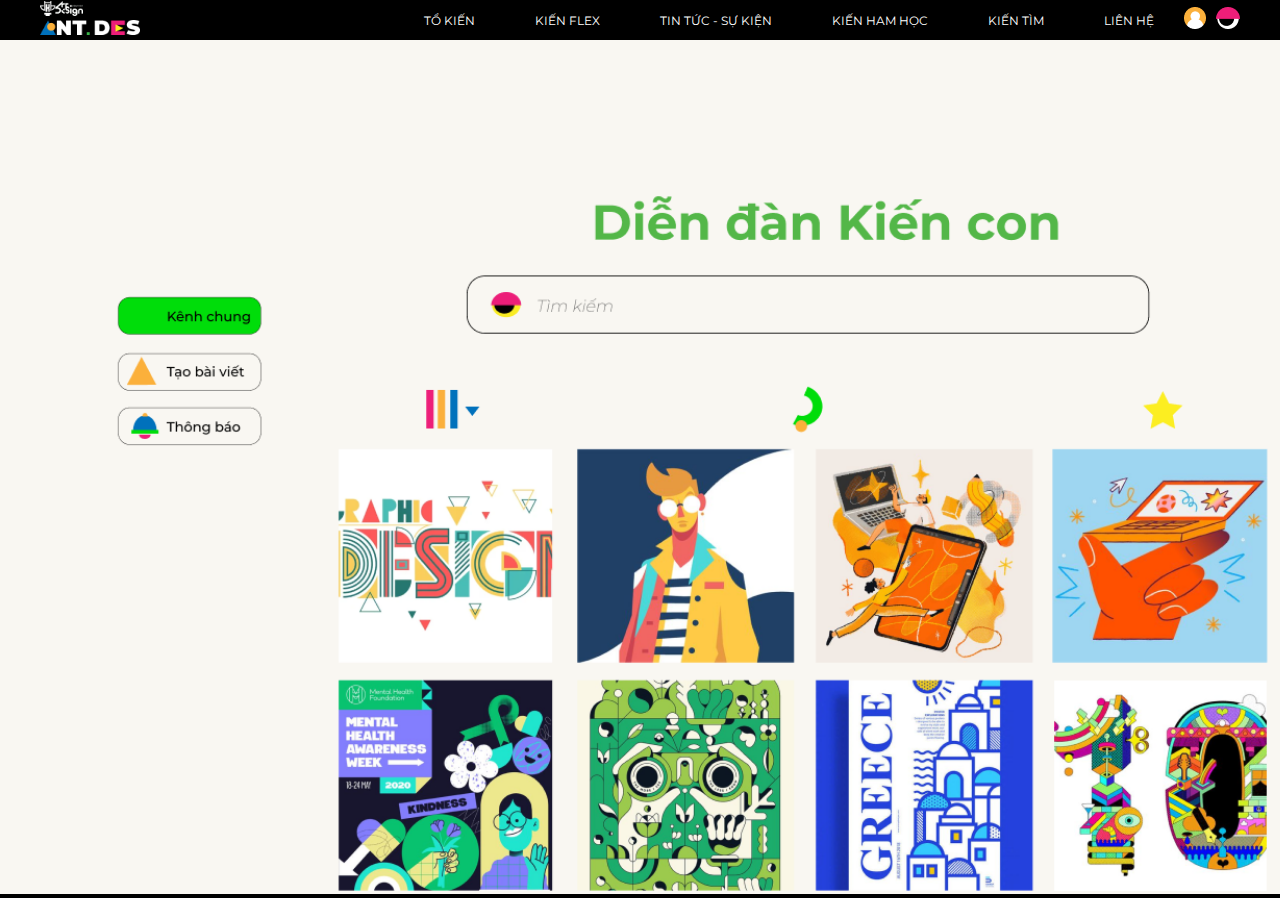
<file: diendan.html>
<!DOCTYPE html>
<html lang="en">

<head>
    <meta charset="UTF-8">
    <meta name="viewport" content="width=device-width, initial-scale=1.0">
    <title>Document</title>
    <link rel="stylesheet" href="/Assets/Style/style.css">
    <link rel="stylesheet" href="https://cdnjs.cloudflare.com/ajax/libs/font-awesome/6.5.1/css/all.min.css">
</head>

<body>
    <div id="wrap">
        <div id="header" style="background-color: #000 !important;">
            <div class="logo">
                <a href="index.html"><img src="Assets/Picture/1Logo_all.png" alt="" width="100px"></a>
            </div>
            <div class="header-left">
                <div class="menu">
                    <ul>
                        <li class="to-kien"><a href="index.html">Tổ kiến</a></li>
                        <li class="kien-flex">
                            <a href="kienflex.html">Kiến Flex</a>
                            <ul class="sub-menu">
                                <li><a href="photfolio.html">Portfolio</a></li>
                                <li><a href="index.html#dichvu">Dịch vụ</a></li>
                                <li><a href="khoahoc.html">Khóa học</a></li>
                            </ul>
                        </li>
                        <li class="tt-sk"><a href="tintucsukien.html">Tin tức - Sự kiện</a></li>
                        <li class="kien-hh"><a href="thuvien.html">Kiến ham học</a></li>
                        <li class="kien-tim"><a href="tuyenctv.html">Kiến tìm</a></li>
                        <li class="lien-he"><a href="contact.html">Liên hệ</a></li>
                    </ul>
                </div>

                <div class="account-button"><a href="taikhoan.html"><img src="Assets/Picture/account-button.png"
                            alt=""></a>
                </div>
                <div class="search-button"><input class="input-search" type="text" name="" id=""><img
                        src="Assets/Picture/search-button.png" alt=""></div>
            </div>
        </div>



    <div><a href="https://phuongln-gd.itch.io/runnow"><img src="Assets\Picture\7_Taikhoan_SaukhiDangNhap2.png" alt=""width="1500px"></a></div>
   

</body>

<script src="Assets/Javascript/ttsk.js"></script>

</html>
</file>
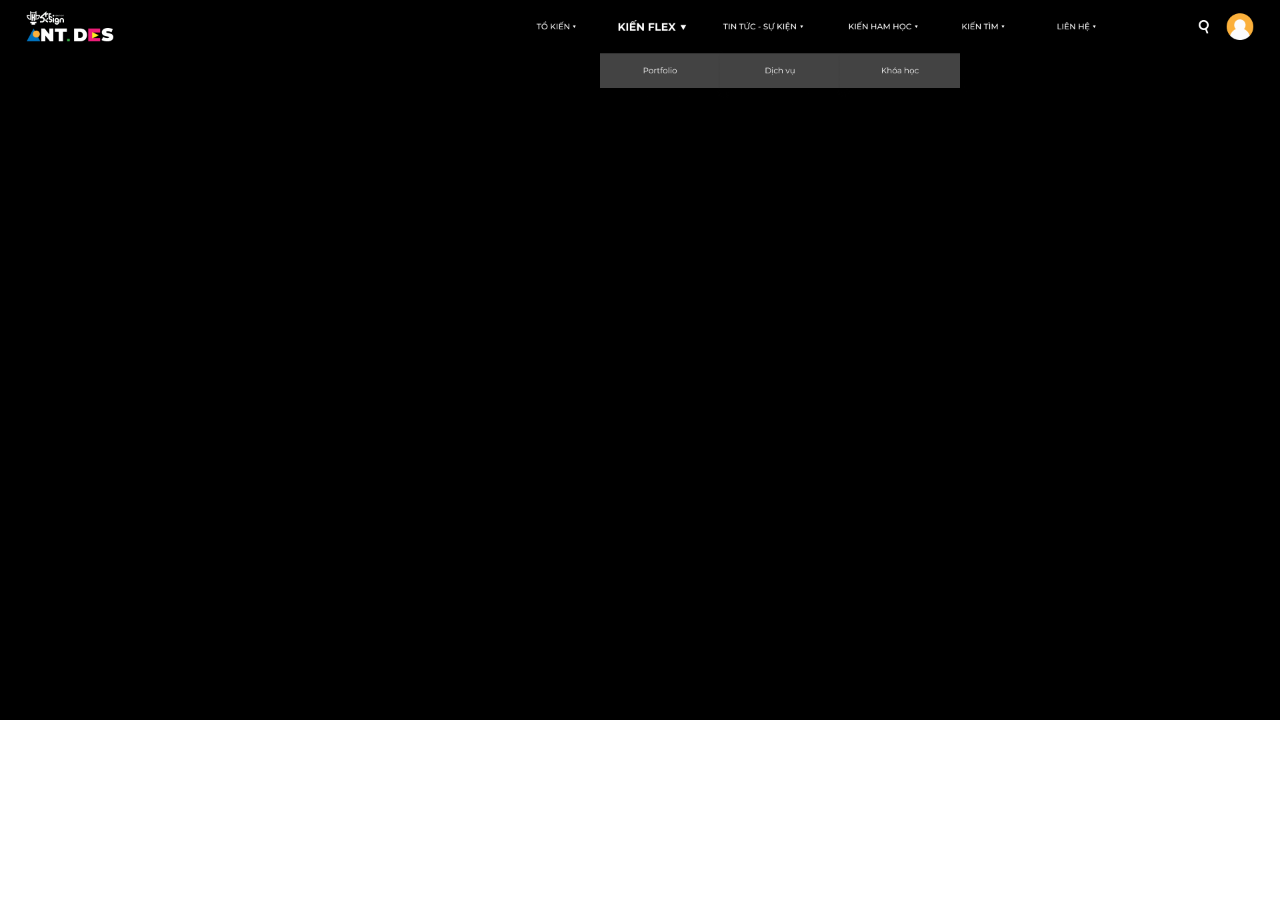
<file: homepage1.html>
<!DOCTYPE html>
<html lang="en">
<head>
    <meta charset="UTF-8">
    <meta name="viewport" content="width=device-width, initial-scale=1.0">
    <title>Document</title>
    <link rel="stylesheet" href="Assets/Style/style.css">
</head>
<body>
    <img src="Assets/Picture/homepage1.png" alt="" width="100%">
</body>
</html>
</file>
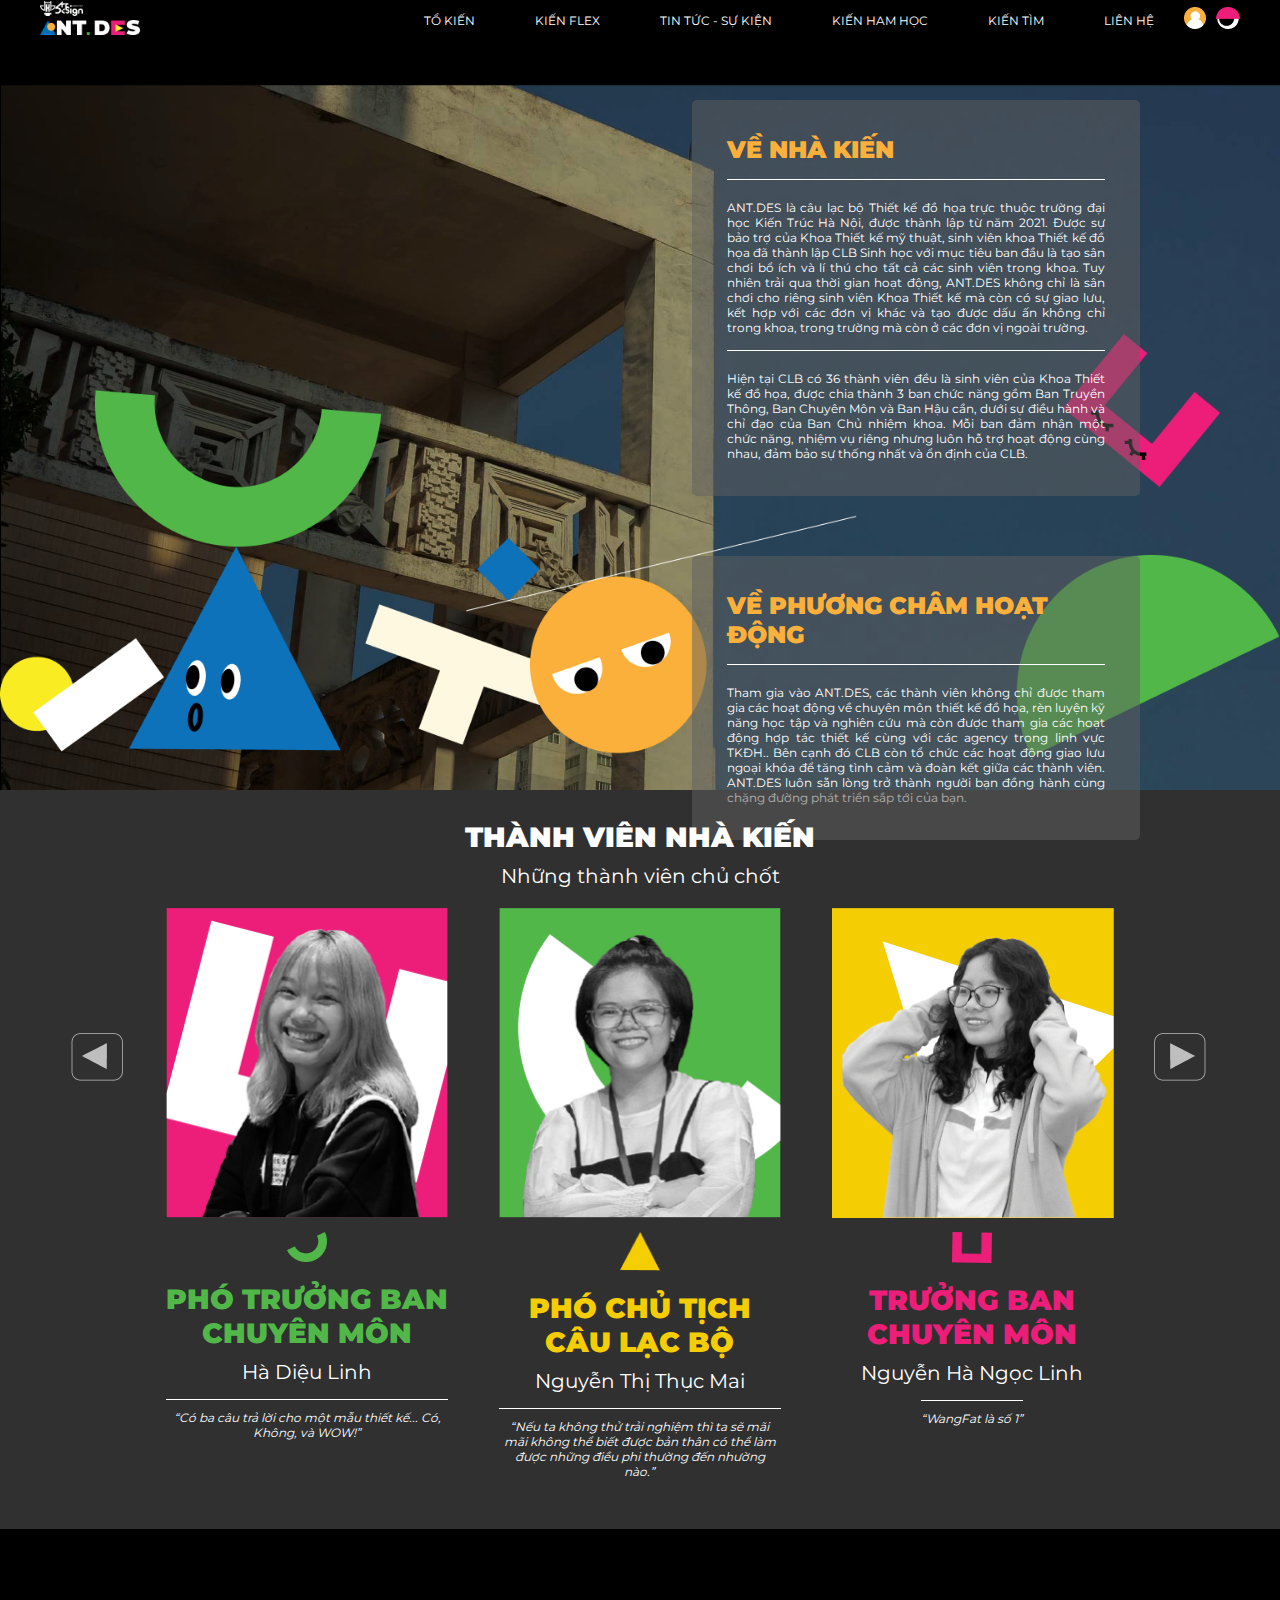
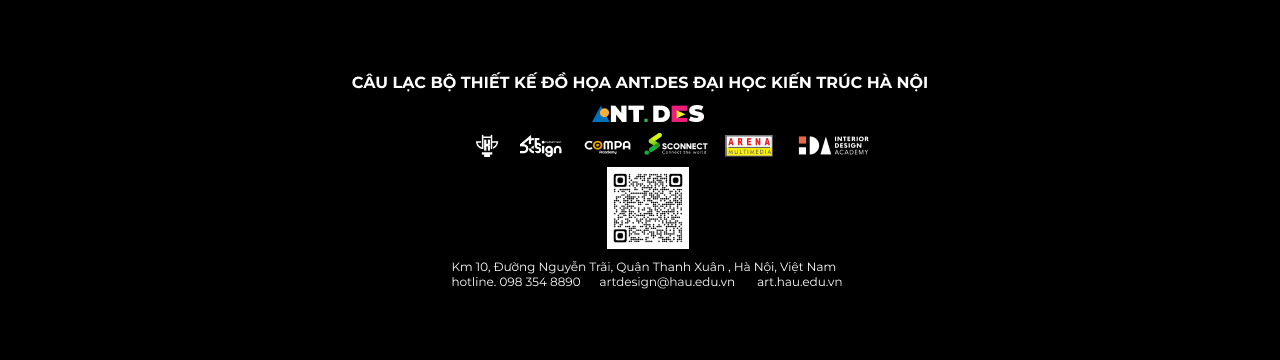
<file: kienflex.html>
<!DOCTYPE html>
<html lang="en">

<head>
    <meta charset="UTF-8">
    <meta name="viewport" content="width=device-width, initial-scale=1.0">
    <title>Document</title>
    <link rel="stylesheet" href="/Assets/Style/style.css">
    <link rel="stylesheet" href="https://cdnjs.cloudflare.com/ajax/libs/font-awesome/6.5.1/css/all.min.css">
</head>

<body>
    <div id="wrap">
        <div id="header">
            <div class="logo">
                <a href="index.html"><img src="Assets/Picture/1Logo_all.png" alt="" width="100px"></a>
            </div>
            <div class="header-left">
                <div class="menu">
                    <ul>
                        <li class="to-kien"><a href="index.html">Tổ kiến</a></li>
                        <li class="kien-flex">
                            <a href="kienflex.html">Kiến Flex</a>
                            <ul class="sub-menu">
                                <li><a href="photfolio.html">Portfolio</a></li>
                                <li><a href="index.html#dichvu">Dịch vụ</a></li>
                                <li><a href="khoahoc.html">Khóa học</a></li>
                            </ul>
                        </li>
                        <li class="tt-sk"><a href="tintucsukien.html">Tin tức - Sự kiện</a></li>
                        <li class="kien-hh"><a href="thuvien.html">Kiến ham học</a></li>
                        <li class="kien-tim"><a href="tuyenctv.html">Kiến tìm</a></li>
                        <li class="lien-he"><a href="contact.html">Liên hệ</a></li>
                    </ul>
                </div>
                <div 
                class="account-button"><a href="taikhoan.html"><img src="Assets/Picture/account-button.png" alt=""></a>
                </div>
                <div class="search-button"><input class="input-search" type="text" name="" id=""><img
                        src="Assets/Picture/search-button.png" alt=""></div>
            </div>
        </div>

        <div id="kienflex">
            <div class="kienflex-firstpart">
                <img class="background" src="Assets/Picture/Group 80 (1).png" alt="">
                <div class="kienflex-firstpart-posts">
                    <div class="post1 post">
                        <h5>Về nhà kiến</h5>
                        <p>ANT.DES là câu lạc bộ Thiết kế đồ họa trực thuộc trường đại học Kiến Trúc Hà Nội, được thành lập từ năm 2021. 
                        Được sự bảo trợ của Khoa Thiết kế mỹ thuật, sinh viên khoa Thiết kế đồ họa đã thành lập CLB Sinh học với 
                        mục tiêu ban đầu là tạo sân chơi bổ ích và lí thú cho tất cả các sinh viên trong khoa. 
                            Tuy nhiên trải qua thời gian hoạt động, ANT.DES không chỉ là sân chơi cho riêng sinh viên 
                            Khoa Thiết kế mà còn có sự giao lưu, kết hợp với các đơn vị khác và tạo được dấu ấn không chỉ trong khoa, 
                            trong trường mà còn ở các đơn vị ngoài trường.</p>
                            
                            <p>Hiện tại CLB có 36 thành viên đều là sinh viên của Khoa 
                                Thiết kế đồ họa, được chia thành 3 ban chức năng gồm Ban Truyền Thông, 
                                Ban Chuyên Môn và Ban Hậu cần, dưới sự điều hành và chỉ đạo của Ban Chủ nhiệm khoa. 
                                Mỗi ban đảm nhận một chức năng, nhiệm vụ riêng nhưng luôn hỗ trợ hoạt động cùng nhau, 
                                đảm bảo sự thống nhất và ổn định của CLB. </p>
                    </div>
                    <div class="post2 post">
                        <h5>Về phương châm hoạt động</h5>
                        <p>Tham gia vào ANT.DES, các thành viên không chỉ được tham gia các hoạt động về chuyên môn thiết kế đồ họa, 
                            rèn luyện kỹ năng học tập và nghiên cứu mà còn được tham gia các hoạt động hợp tác thiết kế cùng với 
                            các agency trong linh vực TKĐH.. Bên cạnh đó CLB còn tổ chức các hoạt động giao lưu ngoại khóa để 
                            tăng tình cảm và đoàn kết giữa các thành viên. ANT.DES luôn sẵn lòng trở thành người bạn đồng hành 
                            cùng chặng đường phát triển sắp tới của bạn. </p>
                    </div>
                </div>
                <div class="clear"></div>
            </div>

            <div class="kienflex-secondpart">
                <div class="background">
                    <h5 style="margin-top: 20px;">Thành viên nhà kiến</h5>
                    <p>Những thành viên chủ chốt</p>
                    <div class="maincontent">
                        <div class="members">
                            <div id="left" class="arrow"><img src="Assets/Picture/arrow left.png" alt=""></div>
                            <ul class="carousel">
                                <li class="card">
                                    <div class="image"><img onclick="appearModal()" src="Assets/Picture/Group 81.png"
                                            alt=""></div>
                                </li>
                                <li class="card">
                                    <div class="image"><img onclick="appearModal()" src="Assets/Picture/Group 48.png"
                                            alt=""></div>
                                </li>
                                <li class="card">
                                    <div class="image"><img onclick="appearModal()" src="Assets/Picture/Group 49.png"
                                            alt=""></div>
                                </li>
                                <li class="card">
                                    <div class="image"><img onclick="appearModal()" src="Assets/Picture/Group 81.png"
                                            alt=""></div>
                                </li>
                                <li class="card">
                                    <div class="image"><img onclick="appearModal()" src="Assets/Picture/Group 48.png"
                                            alt=""></div>
                                </li>
                            </ul>
                            <ul class="hidden">
                                <li>
                                    <div class="hidden-content">
                                        <img class="tamgiacvang" src="Assets/Picture/dieulinh.png" alt=""
                                            width="40px">
                                        <h5 style="color: #51B748;">Phó trưởng ban chuyên môn </h5>
                                        <p>Hà Diệu Linh</p>
                                        <i class="slogan">“Có ba câu trả lời cho một mẫu thiết kế... Có, Không, và WOW!”</i>
                                    </div>
                                </li>
                                <li>
                                    <div class="hidden-content">
                                        <img class="tamgiacvang" src="Assets/Picture/tamgiacvang.png" alt=""
                                            width="40px">
                                        <h5 style="color: #F4CD03;">Phó chủ tịch câu lạc bộ </h5>
                                        <p>Nguyễn Thị Thục Mai</p>
                                        <i class="slogan">“Nếu ta không thử trải nghiệm thì ta sẽ mãi mãi không thể biết
                                            được bản thân có thể làm được những điều phi thường đến nhường nào.”</i>
                                    </div>
                                </li>
                                <li>
                                    <div class="hidden-content">
                                        <img class="tamgiacvang" src="Assets/Picture/halinh.png" alt=""
                                            width="40px">
                                        <h5 style="color: #EC1E79;">Trưởng ban chuyên môn </h5>
                                        <p>Nguyễn Hà Ngọc Linh</p>
                                        <i class="slogan">“WangFat là số 1”</i>
                                    </div>
                                </li>
      
                            </ul>
                            <div id="right" class="arrow"><img src="Assets/Picture/arrow left (1).png" alt=""></div>
                        </div>
                    </div>
                    <div class="modal">
                        <img class="gr78" onclick="disappearModal()" src="Assets/Picture/Group 78.png" alt="">
                        <h5 style="text-align: center; margin-top: 20px;">Thông tin kiến</h5>
                        <p>Thành viên chủ chốt</p>
                        <div class="kien-tt">
                            <img src="Assets/Picture/convang.png" alt="">
                            <h5>Xin chào, <span style="color:#F4CD03;">tớ là</span></h5>
                            <p class="decs" style="font-size: 12px;">Nguyễn Thị Thục Mai, sinh viên năm 4 ngành Thiết kế
                                đồ họa trường Kiến trúc và là Phó câu lạc bộ Ant.Des</p>
                        </div>
                        <div class="kien-tt-decs">
                            <img class="gr105" src="Assets/Picture/Group 105 (1).png" alt="">
                            <div class="left">
                                <div class="lienhe">
                                    <p>Liên hệ</p>
                                    <div class="mama"><img src="Assets/Picture/Group.png" alt=""><span>Nguyễn Mai</span>
                                    </div>
                                    <div class="mama"><img src="Assets/Picture/email.png"
                                            alt=""><span>nguyenmai012@gmail.com</span></div>
                                    <div class="mama"><img src="Assets/Picture/sdt.png" alt=""><span>0954601214</span>
                                    </div>
                                </div>
                                <div class="ngonngu">
                                    <p>Ngôn ngữ</p>
                                    <div class="mama"><img
                                            src="Assets/Picture/luyen-thi-toeic-philippines-du-hoc-glolink-1 1.png"
                                            alt=""><span>Toeic 450</span></div>
                                </div>
                            </div>
                            <div class="right">
                                <div class="kinhnghiem">
                                    <p>Kinh nghiệm</p>
                                    <div class="mama"><img src="Assets/Picture/user.png" alt=""></i><span>Đạt học lực
                                            giỏi trong 4 năm học</span></div>
                                    <div class="mama"><img src="Assets/Picture/sphere.png" alt=""><span>Bắt đầu làm
                                            Freelance từ 2023</span></div>
                                    <div class="mama"><img src="Assets/Picture/positioon.png" alt=""><span>Làm việc
                                            trong công ty in ấn 2 tháng</span></div>
                                </div>
                                <div class="kinang">
                                    <p>Kỹ năng</p>
                                    <div class="mama"><img src="Assets/Picture/Ps_1_.png" alt=""><span>Adobe
                                            Photoshop</span></div>
                                    <div class="mama"><img src="Assets/Picture/Ai_1_.png" alt=""><span>Adobe
                                            Illustrator</span></div>
                                    <div class="mama"><img src="Assets/Picture/Pr_1_.png" alt=""><span>Adobe
                                            Preme</span></div>
                                    <div class="mama"><img src="Assets/Picture/Ae_1_.png" alt=""><span>Adobe After
                                            Effect</span></div>
                                </div>
                            </div>
                        </div>
                    </div>
                </div>
            </div>
        </div>

        <div id="footer">
            <div><img src="Assets/Picture/Chantrangweb.png" alt=""></div>
        </div>
    </div>
</body>

<script src="Assets/Javascript/imageslideshow.js"></script>

</html>
</file>
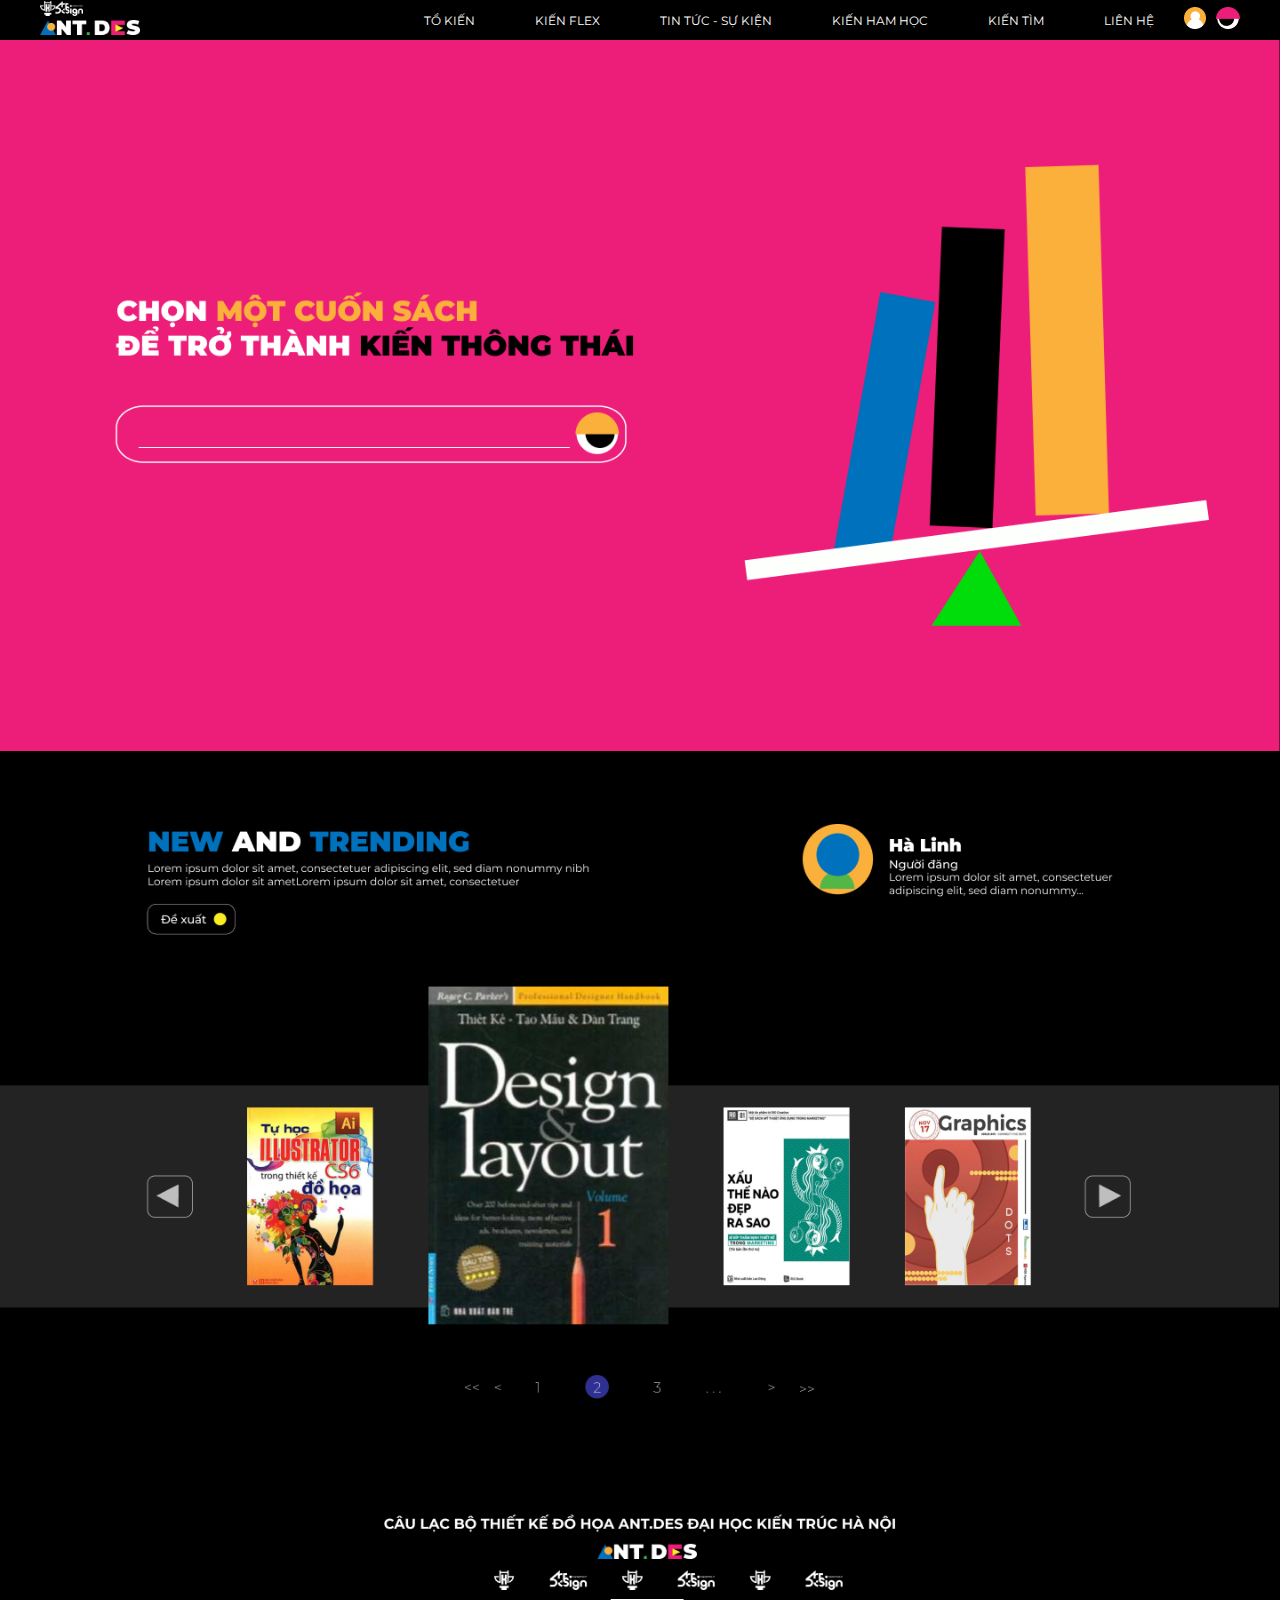
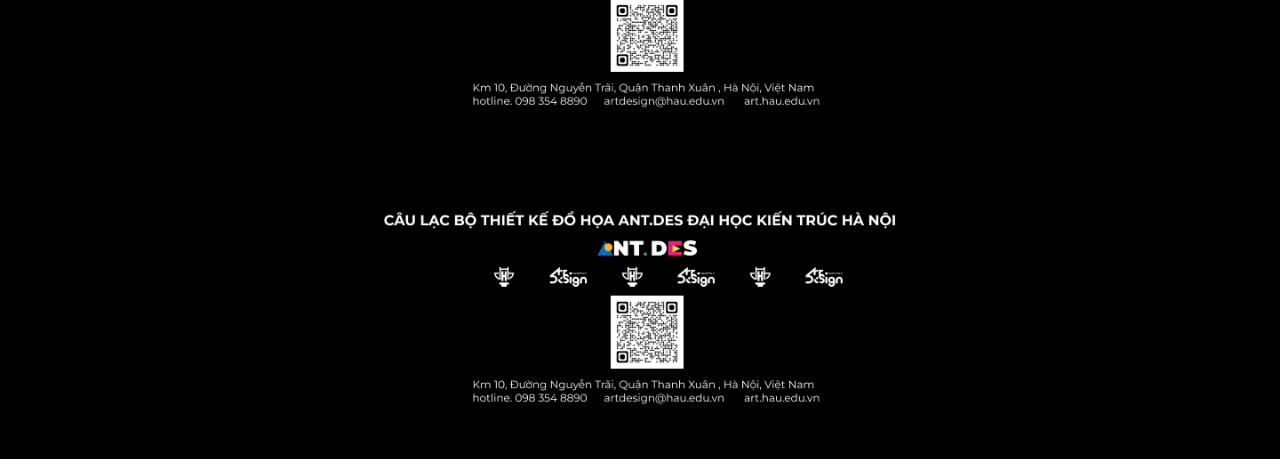
<file: kienhamhoc.html>
<!DOCTYPE html>
<html lang="en">

<head>
    <meta charset="UTF-8">
    <meta name="viewport" content="width=device-width, initial-scale=1.0">
    <title>Document</title>
    <link rel="stylesheet" href="/Assets/Style/style.css">
    <link rel="stylesheet" href="https://cdnjs.cloudflare.com/ajax/libs/font-awesome/6.5.1/css/all.min.css">
</head>

<body>
    <div id="wrap">
        <div id="header">
            <div class="logo">
                <a href="index.html"><img src="Assets/Picture/1Logo_all.png" alt="" width="100px"></a>
            </div>
            <div class="header-left">
                <div class="menu">
                    <ul>
                        <li class="to-kien"><a href="index.html">Tổ kiến</a></li>
                        <li class="kien-flex">
                            <a href="kienflex.html">Kiến Flex</a>
                            <ul class="sub-menu">
                                <li><a href="photfolio.html">Portfolio</a></li>
                                <li><a href="index.html#dichvu">Dịch vụ</a></li>
                                <li><a href="khoahoc.html">Khóa học</a></li>
                            </ul>
                        </li>
                        <li class="tt-sk"><a href="tintucsukien.html">Tin tức - Sự kiện</a></li>
                        <li class="kien-hh"><a href="kienhamhoc.html">Kiến ham học</a></li>
                        <li class="kien-tim"><a href="tuyenctv.html">Kiến tìm</a></li>
                        <li class="lien-he"><a href="contact.html">Liên hệ</a></li>
                    </ul>
                </div>
                <div class="account-button"><img src="Assets/Picture/account-button.png" alt=""></div>
                <div class="search-button"><input class="input-search" type="text" name="" id=""><img
                        src="Assets/Picture/search-button.png" alt=""></div>
            </div>
        </div>

        <img src="Assets/Picture/thuvien.png" width="100%" alt="">
        <img src="Assets/Picture/Frame 11.png" width="100%" alt="">
    </div>
</body>

<script src="/Assets/Javascript/js.js"></script>

</html>
</file>
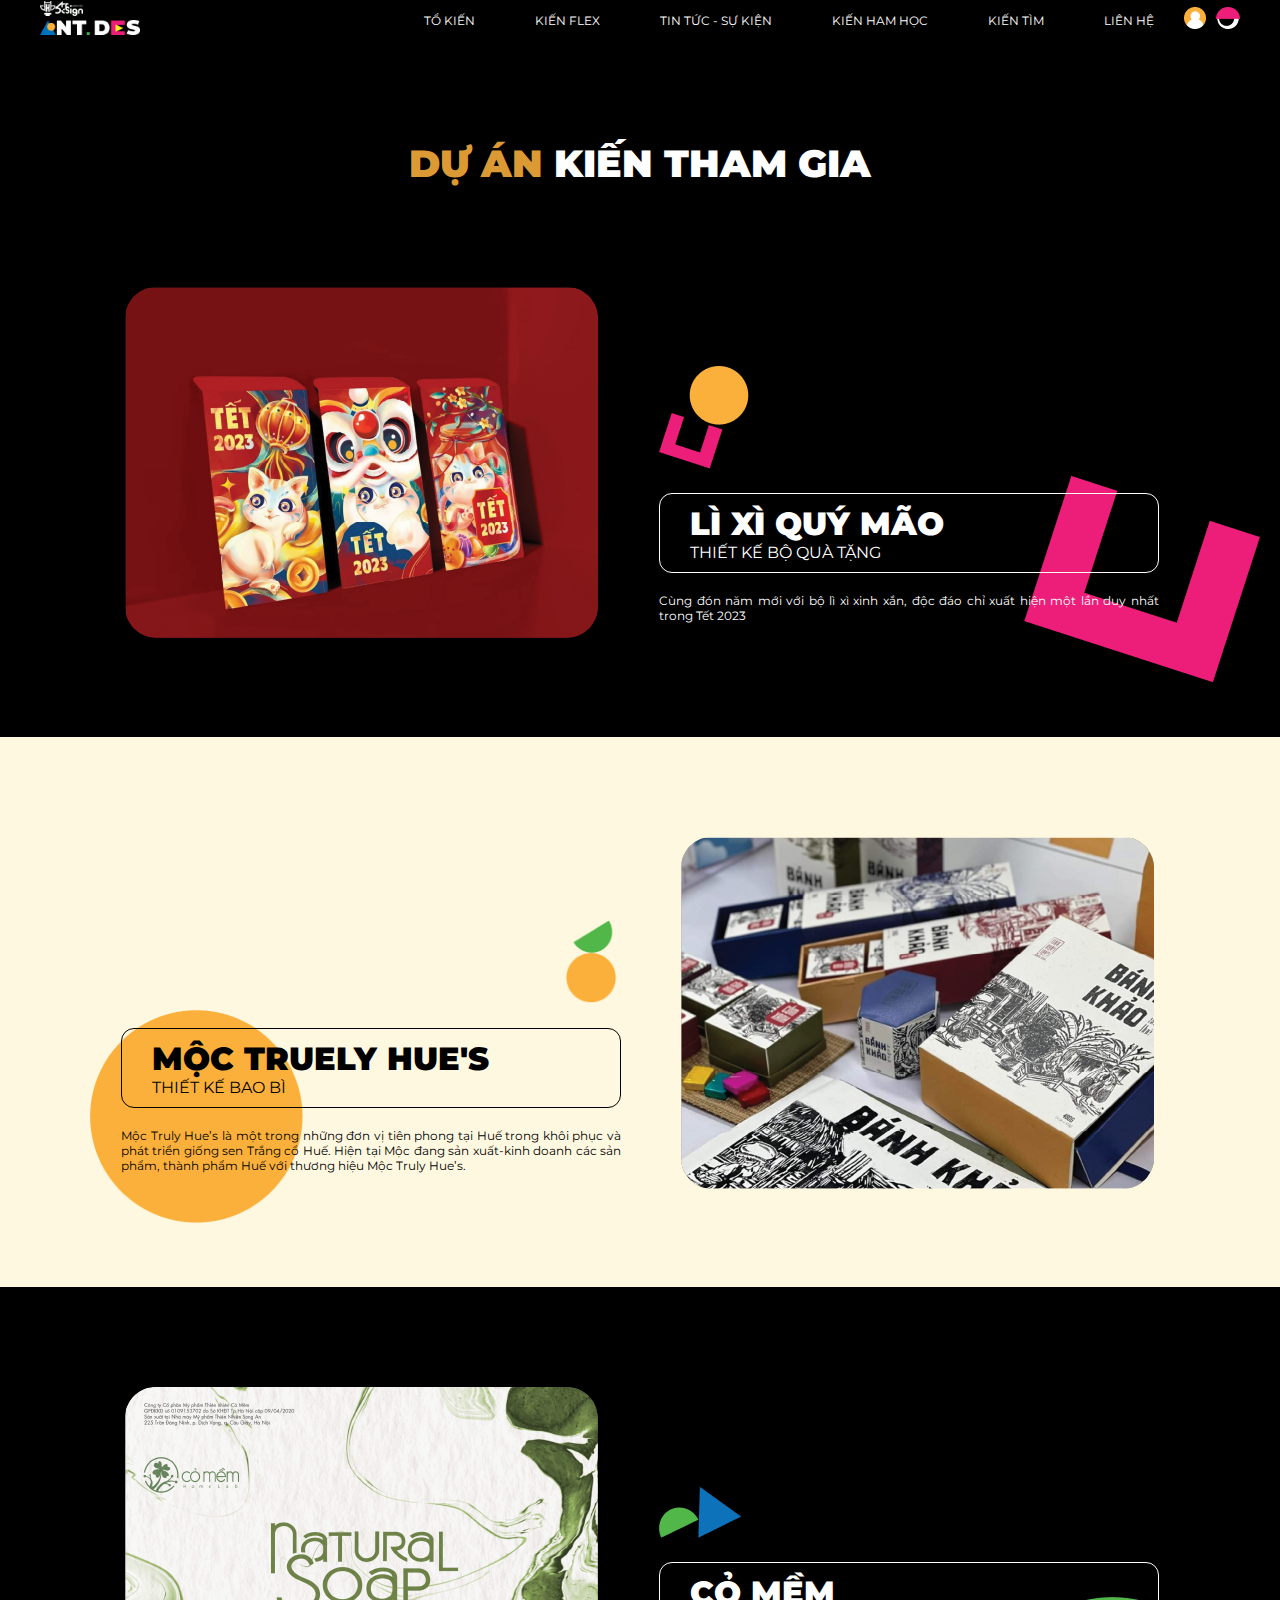
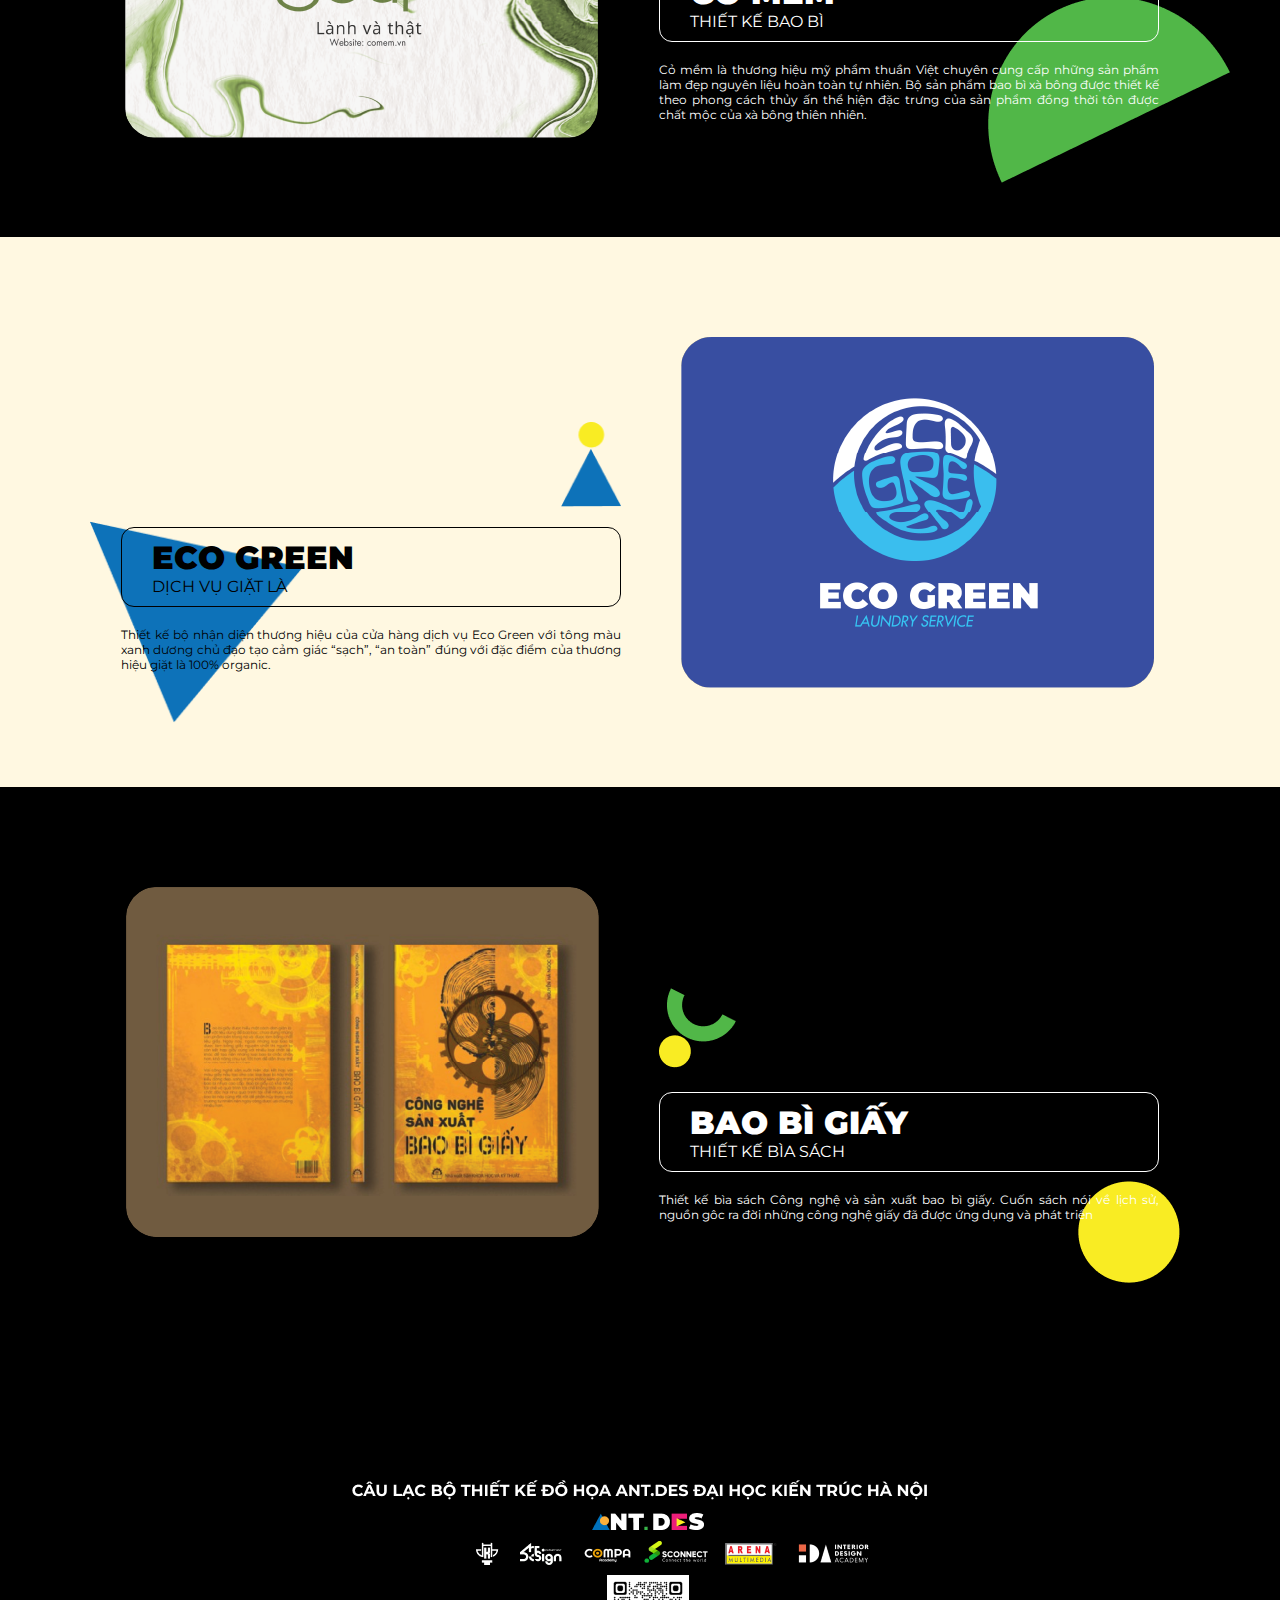
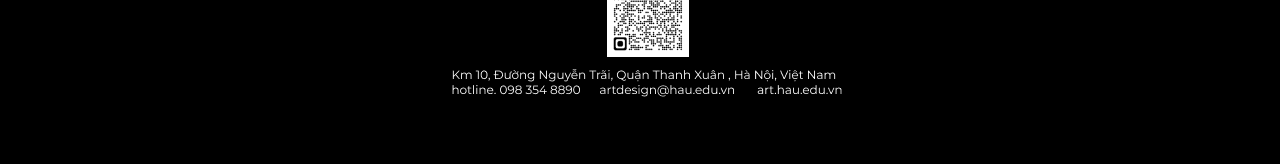
<file: photfolio.html>
<!DOCTYPE html>
<html lang="en">

<head>
    <meta charset="UTF-8">
    <meta name="viewport" content="width=device-width, initial-scale=1.0">
    <title>Document</title>
    <link rel="stylesheet" href="/Assets/Style/style.css">
    <link rel="stylesheet" href="https://cdnjs.cloudflare.com/ajax/libs/font-awesome/6.5.1/css/all.min.css">
</head>

<body>
    <div id="wrap">
        <div id="header">
            <div class="logo">
                <a href="index.html"><img src="Assets/Picture/1Logo_all.png" alt="" width="100px"></a>
            </div>
            <div class="header-left">
                <div class="menu">
                    <ul>
                        <li class="to-kien"><a href="index.html">Tổ kiến</a></li>
                        <li class="kien-flex">
                            <a href="kienflex.html">Kiến Flex</a>
                            <ul class="sub-menu">
                                <li><a href="photfolio.html">Portfolio</a></li>
                                <li><a href="index.html#dichvu">Dịch vụ</a></li>
                                <li><a href="khoahoc.html">Khóa học</a></li>
                            </ul>
                        </li>
                        <li class="tt-sk"><a href="tintucsukien.html">Tin tức - Sự kiện</a></li>
                        <li class="kien-hh"><a href="thuvien.html">Kiến ham học</a></li>
                        <li class="kien-tim"><a href="tuyenctv.html">Kiến tìm</a></li>
                        <li class="lien-he"><a href="contact.html">Liên hệ</a></li>
                    </ul>
                </div>
                <div 
                class="account-button"><a href="taikhoan.html"><img src="Assets/Picture/account-button.png" alt=""></a>
                </div>
                <div class="search-button"><input class="input-search" type="text" name="" id=""><img
                        src="Assets/Picture/search-button.png" alt=""></div>
            </div>
        </div>

        <div class="photpholio">
            <h4><span style="color: #dc9a34;">Dự án </span>kiến tham gia</h4>
            <div class="part1">
                <div class="photpholiochuu"><img src="Assets/Picture/photpholiochuu.png" alt=""></div>
                <div class="part1-main display-flex">
                    <div class="image"><img src="Assets/Picture/Asset 5.png" alt=""></div>
                    <div class="lixiquymao">
                        <img src="Assets/Picture/Group 124.png" alt="">
                        <div class="title title1" onclick>
                            <h5>Lì xì quý mão</h5>
                            <p>THIẾT KẾ BỘ QUÀ TẶNG</p>
                        </div>
                        <p class="decs">Cùng đón năm mới với bộ lì xì xinh xắn, độc đáo chỉ xuất hiện một lần duy nhất trong Tết 2023 </p>
                    </div>
                </div>
            </div>

            <div class="part2">
                <div class="photpholiotronvang"><img src="Assets/Picture/photpholiotroncam.png" alt="" width="213px"></div>
                <div class="part2-main display-flex">
                    <div class="ecogreen display-flex">
                        <img src="Assets/Picture/Group 125.png" alt="" width="60px">
                        <div class="title title2">
                            <h5>Mộc Truely Hue's</h5>
                            <p>THIẾT KẾ BAO BÌ</p>
                        </div>
                        <p class="decs">Mộc Truly Hue’s là một trong những đơn vị tiên phong tại Huế trong khôi phục 
                            và phát triển giống sen Trắng cổ Huế. Hiện tại Mộc đang sản xuất-kinh doanh các sản phẩm, 
                            thành phẩm Huế với thương hiệu Mộc Truly Hue’s.</p>
                    </div>
                    <div class="image"><img src="Assets/Picture/Asset 9 1.png" alt=""></div>
                </div>
            </div>

            <div class="part1" style="margin-top: 100px;">
                <div class="tamgiacphotpholio">
                    <img src="Assets/Picture/bannguyetphotpholio.png" alt="">
                </div>
                <div class="part1-main display-flex">
                    <div class="image"><img src="Assets/Picture/Asset 6.png" alt=""></div>
                    <div class="lixiquymao">
                        <img src="Assets/Picture/Group 128.png" alt="">
                        <div class="title title3">
                            <h5>cỎ MỀM</h5>
                            <p>THIẾT KẾ BAO BÌ</p>
                        </div>
                        <p class="decs">Cỏ mềm là thương hiệu mỹ phẩm thuần Việt chuyên cung cấp những sản phẩm làm đẹp nguyên liệu 
                            hoàn toàn tự nhiên. Bộ sản phẩm bao bì xà bông được thiết kế theo phong cách thủy ấn thể hiện đặc trưng 
                            của sản phẩm đồng thời tôn được chất mộc của xà bông thiên nhiên.  </p>
                    </div>
                </div>
            </div>

            <div class="part2">
                <div class="photpholiotronvang"><img src="Assets/Picture/tamgiacphotpholio.png" alt="" width="213px"></div>
                <div class="part2-main display-flex">
                    <div class="ecogreen display-flex">
                        <img src="Assets/Picture/Group 129.png" alt="" width="60px">
                        <div class="title title4">
                            <h5>Eco green</h5>
                            <p>DỊCH VỤ GIẶT LÀ</p>
                        </div>
                        <p class="decs">Thiết kế bộ nhận diện thương hiệu của cửa hàng dịch vụ 
                            Eco Green với tông màu xanh dương chủ đạo tạo cảm giác “sạch”, “an toàn” 
                            đúng với đặc điểm của thương hiệu giặt là 100% organic.</p>
                    </div>
                    <div class="image"><img src="Assets/Picture/Asset 7.png" alt=""></div>
                </div>
            </div> 
            
            <div class="part1" style="margin-top: 100px;">
                <div class="photpholiotronvang">
                    <img src="Assets/Picture/photpholiotronvang.png" alt="">
                </div>
                <div class="part1-main display-flex">
                    <div class="image"><img src="Assets/Picture/Asset 8.png" alt=""></div>
                    <div class="lixiquymao">
                        <img src="Assets/Picture/Group 130.png" alt="">
                        <div class="title title5">
                            <h5>Bao bì giấy</h5>
                            <p>THIẾT KẾ BÌA SÁCH</p>
                        </div>
                        <p class="decs">Thiết kế bìa sách Công nghệ và sản xuất bao bì giấy. 
                            Cuốn sách nói về lịch sử, nguồn gôc ra đời những công nghệ giấy đã được ứng dụng và phát triển</p>
                    </div>
                </div>
            </div>
        </div>

        <div id="footer">
            <img src="Assets/Picture/Chantrangweb.png" alt="">
        </div>
    </div>
</body>

<script src="Assets/Javascript/js.js"></script>

</html>
</file>
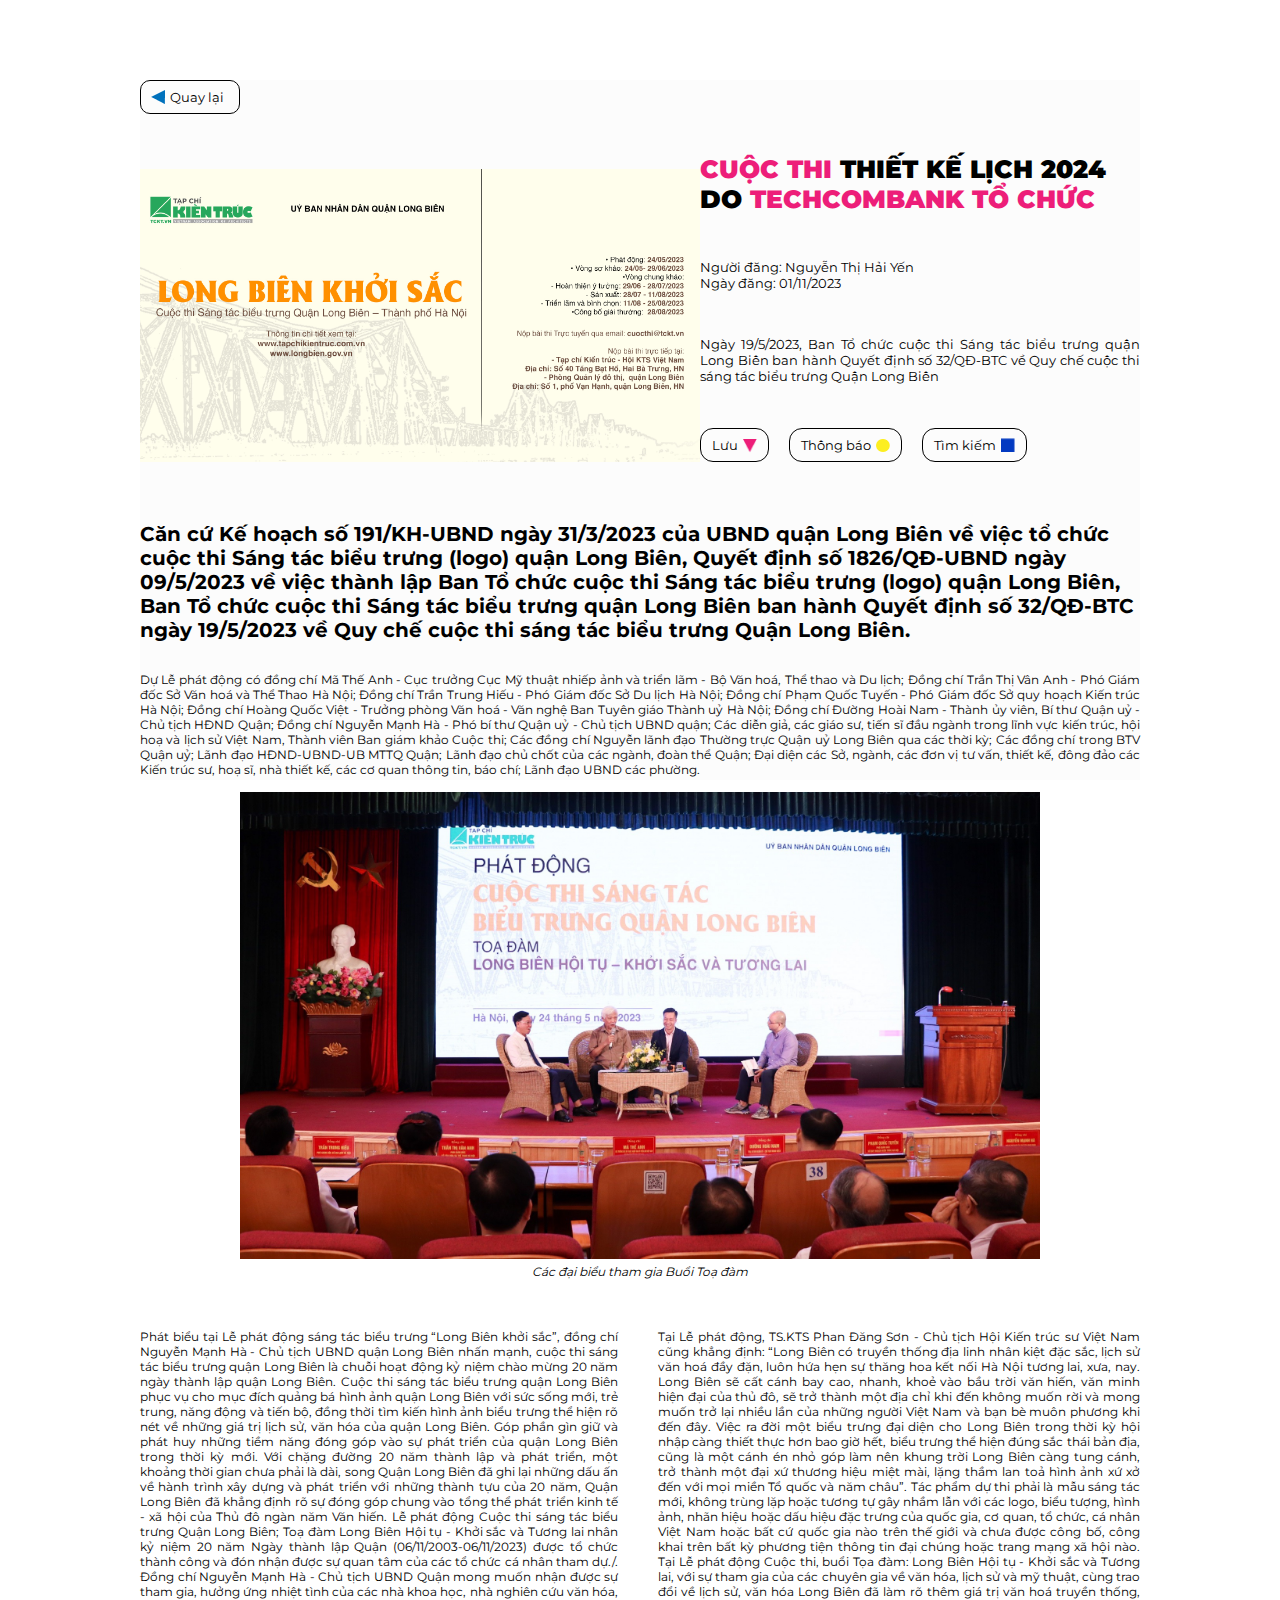
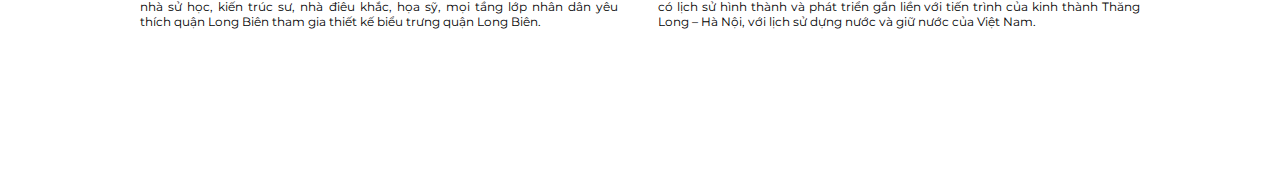
<file: postdetail.html>
<!DOCTYPE html>
<html lang="en">
<head>
    <meta charset="UTF-8">
    <meta name="viewport" content="width=device-width, initial-scale=1.0">
    <title>Document</title>
    <link rel="stylesheet" href="Assets/Style/style.css">
</head>
<body>
    <div class="modalttsk">
        <a href="tintucsukien.html" class="backbutton"><img src="Assets/Picture/tamgacngang.png" alt="" width="14px"> Quay lại</a>
        <div class="part-1">
            <div class="image"><img src="Assets/Picture/daibieu2.jpg" alt=""width="550px"></div>
            <div class="right">
                <h3 class="title"><span style="color: #ed1e79;">Cuộc thi </span>thiết kế lịch 2024 do <span
                        style="color: #ed1e79;">techcombank tổ chức</span></h3>

                <div>
                    <p>Người đăng: Nguyễn Thị Hải Yến</p>
                    <p>Ngày đăng: 01/11/2023</p>
                </div>

                <p>Ngày 19/5/2023, Ban Tổ chức cuộc thi Sáng tác biểu trưng quận Long Biên ban hành Quyết định số 32/QĐ-BTC về Quy chế cuộc thi sáng tác biểu trưng Quận Long Biên </p>

                <div class="buttons">
                    <div class="button">
                        Lưu
                        <img src="Assets/Picture/tamgiachongxuong.png" alt="" width="14px">
                    </div>
                    <div class="button">
                        Thông báo
                        <img src="Assets/Picture/Vectortron.png" alt="" width="14px">
                    </div>
                    <div class="button">
                        Tìm kiếm
                        <img src="Assets/Picture/vuongxanh.png" alt="" width="14px">
                    </div>
                </div>
            </div>
        </div>

        <div class="part-2">
            <h5>Căn cứ Kế hoạch số 191/KH-UBND ngày 31/3/2023 của UBND quận Long Biên về việc tổ chức cuộc thi Sáng tác biểu trưng (logo) quận Long Biên, Quyết định số 1826/QĐ-UBND ngày 09/5/2023 về việc thành lập Ban Tổ chức cuộc thi Sáng tác biểu trưng (logo) quận Long Biên,

                Ban Tổ chức cuộc thi Sáng tác biểu trưng quận Long Biên ban hành Quyết định số 32/QĐ-BTC ngày 19/5/2023 về Quy chế cuộc thi sáng tác biểu trưng Quận Long Biên.</h5>
            <p>Dự Lễ phát động có đồng chí Mã Thế Anh - Cục trưởng Cục Mỹ thuật nhiếp ảnh và triển lãm - Bộ Văn hoá, Thể thao và Du lịch; Đồng chí Trần Thị Vân Anh - Phó Giám đốc Sở Văn hoá và Thể Thao Hà Nội; Đồng chí Trần Trung Hiếu - Phó Giám đốc Sở Du lịch Hà Nội; Đồng chí Phạm Quốc Tuyến - Phó Giám đốc Sở quy hoạch Kiến trúc Hà Nội; Đồng chí Hoàng Quốc Việt - Trưởng phòng Văn hoá - Văn nghệ Ban Tuyên giáo Thành uỷ Hà Nội; Đồng chí Đường Hoài Nam - Thành ủy viên, Bí thư Quận uỷ - Chủ tịch HĐND Quận; Đồng chí Nguyễn Mạnh Hà - Phó bí thư Quận uỷ - Chủ tịch UBND quận; Các diễn giả, các giáo sư, tiến sĩ đầu ngành trong lĩnh vực kiến trúc, hội hoạ và lịch sử Việt Nam, Thành viên Ban giám khảo Cuộc thi; Các đồng chí Nguyễn lãnh đạo Thường trực Quận uỷ Long Biên qua các thời kỳ; Các đồng chí trong BTV Quận uỷ; Lãnh đạo HĐND-UBND-UB MTTQ Quận; Lãnh đạo chủ chốt của các ngành, đoàn thể Quận; Đại diện các Sở, ngành, các đơn vị tư vấn, thiết kế, đông đảo các Kiến trúc sư, hoạ sĩ, nhà thiết kế, các cơ quan thông tin, báo chí; Lãnh đạo UBND các phường. </p>
            <div class="image">
                <img src="Assets/Picture/daibieu.jpg" alt=""width="80%">
                <p style="font-style: italic;">Các đại biểu tham gia Buổi Toạ đàm</p>
            </div>
        </div>

        <div class="part-3">
            <p>
                Phát biểu tại Lễ phát động sáng tác biểu trưng “Long Biên khởi sắc”, đồng chí Nguyễn Mạnh Hà - Chủ tịch UBND quận Long Biên nhấn mạnh, cuộc thi sáng tác biểu trưng quận Long Biên là chuỗi hoạt động kỷ niệm chào mừng 20 năm ngày thành lập quận Long Biên. Cuộc thi sáng tác biểu trưng quận Long Biên phục vụ cho mục đích quảng bá hình ảnh quận Long Biên với sức sống mới, trẻ trung, năng động và tiến bộ, đồng thời tìm kiến hình ảnh biểu trưng thể hiện rõ nét về những giá trị lịch sử, văn hóa của quận Long Biên. Góp phần gìn giữ và phát huy những tiềm năng đóng góp vào sự phát triển của quận Long Biên trong thời kỳ mới. Với chặng đường 20 năm thành lập và phát triển, một khoảng thời gian chưa phải là dài, song Quận Long Biên đã ghi lại những dấu ấn về hành trình xây dựng và phát triển với những thành tựu của 20 năm, Quận Long Biên đã khẳng định rõ sự đóng góp chung vào tổng thể phát triển kinh tế - xã hội của Thủ đô ngàn năm Văn hiến.

                Lễ phát động Cuộc thi sáng tác biểu trưng Quận Long Biên; Toạ đàm Long Biên Hội tụ - Khởi sắc và Tương lai nhân kỷ niệm 20 năm Ngày thành lập Quận (06/11/2003-06/11/2023) được tổ chức thành công và đón nhận được sự quan tâm của các tổ chức cá nhân tham dự./.

                Đồng chí Nguyễn Mạnh Hà - Chủ tịch UBND Quận mong muốn nhận được sự tham gia, hưởng ứng nhiệt tình của các nhà khoa học, nhà nghiên cứu văn hóa, nhà sử học, kiến trúc sư, nhà điêu khắc, họa sỹ, mọi tầng lớp nhân dân yêu thích quận Long Biên tham gia thiết kế biểu trưng quận Long Biên.
            </p>
            <p>Tại Lễ phát động, TS.KTS Phan Đăng Sơn - Chủ tịch Hội Kiến trúc sư Việt Nam cũng khẳng định: “Long Biên có truyền thống địa linh nhân kiệt đặc sắc, lịch sử văn hoá đầy đặn, luôn hứa hẹn sự thăng hoa kết nối Hà Nội tương lai, xưa, nay. Long Biên sẽ cất cánh bay cao, nhanh, khoẻ vào bầu trời văn hiến, văn minh hiện đại của thủ đô, sẽ trở thành một địa chỉ khi đến không muốn rời và mong muốn trở lại nhiều lần của những người Việt Nam và bạn bè muôn phương khi đến đây. Việc ra đời một biểu trưng đại diện cho Long Biên trong thời kỳ hội nhập càng thiết thực hơn bao giờ hết, biểu trưng thể hiện đúng sắc thái bản địa, cũng là một cánh én nhỏ góp làm nên khung trời Long Biên càng tung cánh, trở thành một đại xứ thương hiệu miệt mài, lặng thầm lan toả hình ảnh xứ xở đến với mọi miền Tổ quốc và năm châu”.

                Tác phẩm dự thi phải là mẫu sáng tác mới, không trùng lặp hoặc tương tự gây nhầm lẫn với các logo, biểu tượng, hình ảnh, nhãn hiệu hoặc dấu hiệu đặc trưng của quốc gia, cơ quan, tổ chức, cá nhân Việt Nam hoặc bất cứ quốc gia nào trên thế giới và chưa được công bố, công khai trên bất kỳ phương tiện thông tin đại chúng hoặc trang mạng xã hội nào.

                Tại Lễ phát động Cuộc thi, buổi Tọa đàm: Long Biên Hội tụ - Khởi sắc và Tương lai, với sự tham gia của các chuyên gia về văn hóa, lịch sử và mỹ thuật, cùng trao đổi về lịch sử, văn hóa Long Biên đã làm rõ thêm giá trị văn hoá truyền thống, có lịch sử hình thành và phát triển gắn liền với tiến trình của kinh thành Thăng Long – Hà Nội, với lịch sử dựng nước và giữ nước của Việt Nam.

 </p>
        </div>
        
    </div>
</body>
</html>
</file>
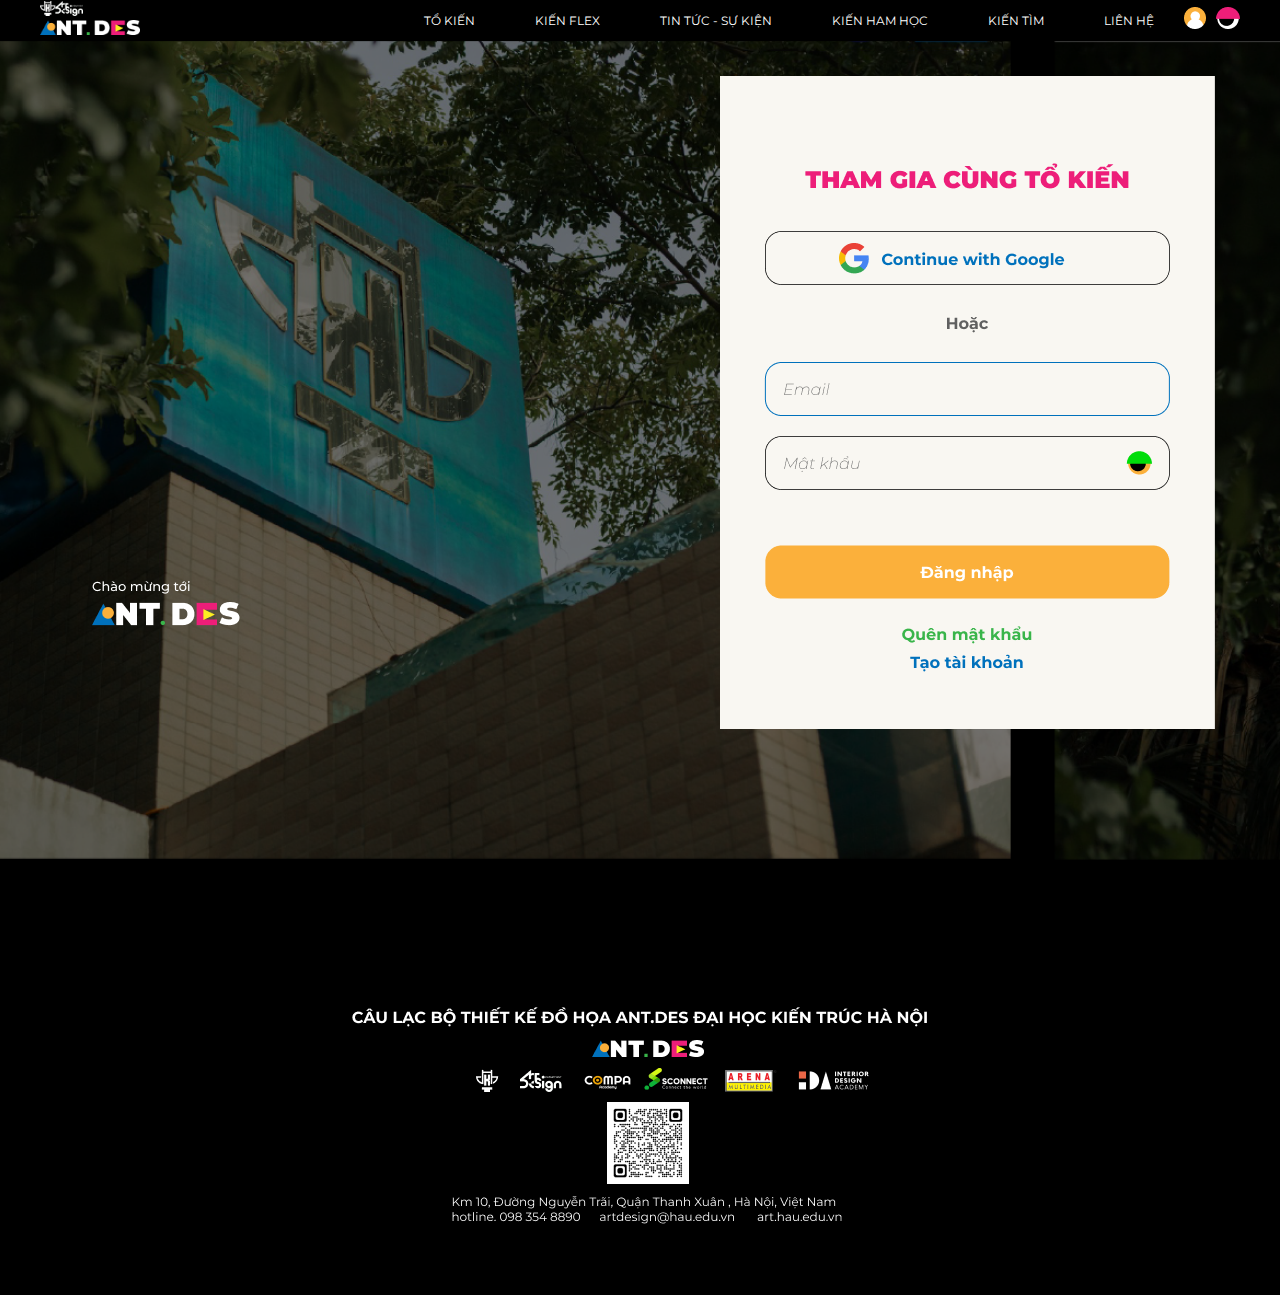
<file: taikhoan.html>
<!DOCTYPE html>
<html lang="en">

<head>
    <meta charset="UTF-8">
    <meta name="viewport" content="width=device-width, initial-scale=1.0">
    <title>Document</title>
    <link rel="stylesheet" href="/Assets/Style/style.css">
    <link rel="stylesheet" href="https://cdnjs.cloudflare.com/ajax/libs/font-awesome/6.5.1/css/all.min.css">
</head>

<body>
    <div id="wrap">
        <div id="header" style="background-color: #000 !important;">
            <div class="logo">
                <a href="index.html"><img src="Assets/Picture/1Logo_all.png" alt="" width="100px"></a>
            </div>
            <div class="header-left">
                <div class="menu">
                    <ul>
                        <li class="to-kien"><a href="index.html">Tổ kiến</a></li>
                        <li class="kien-flex">
                            <a href="kienflex.html">Kiến Flex</a>
                            <ul class="sub-menu">
                                <li><a href="photfolio.html">Portfolio</a></li>
                                <li><a href="index.html#dichvu">Dịch vụ</a></li>
                                <li><a href="khoahoc.html">Khóa học</a></li>
                            </ul>
                        </li>
                        <li class="tt-sk"><a href="tintucsukien.html">Tin tức - Sự kiện</a></li>
                        <li class="kien-hh"><a href="thuvien.html">Kiến ham học</a></li>
                        <li class="kien-tim"><a href="tuyenctv.html">Kiến tìm</a></li>
                        <li class="lien-he"><a href="contact.html">Liên hệ</a></li>
                    </ul>
                </div>

                <div class="account-button"><a href="taikhoan.html"><img src="Assets/Picture/account-button.png"
                            alt=""></a>
                </div>
                <div class="search-button"><input class="input-search" type="text" name="" id=""><img
                        src="Assets/Picture/search-button.png" alt=""></div>
            </div>
        </div>



    <div><a href="taikhoan2.html"><img src="Assets\Picture\7_Taikhoan_truockhidangnhap.png" alt=""></a></div>
   




    <div id="footer">
        <div><img src="Assets/Picture/Chantrangweb.png" alt=""></div>
    </div>

</body>

<script src="Assets/Javascript/ttsk.js"></script>

</html>
</file>
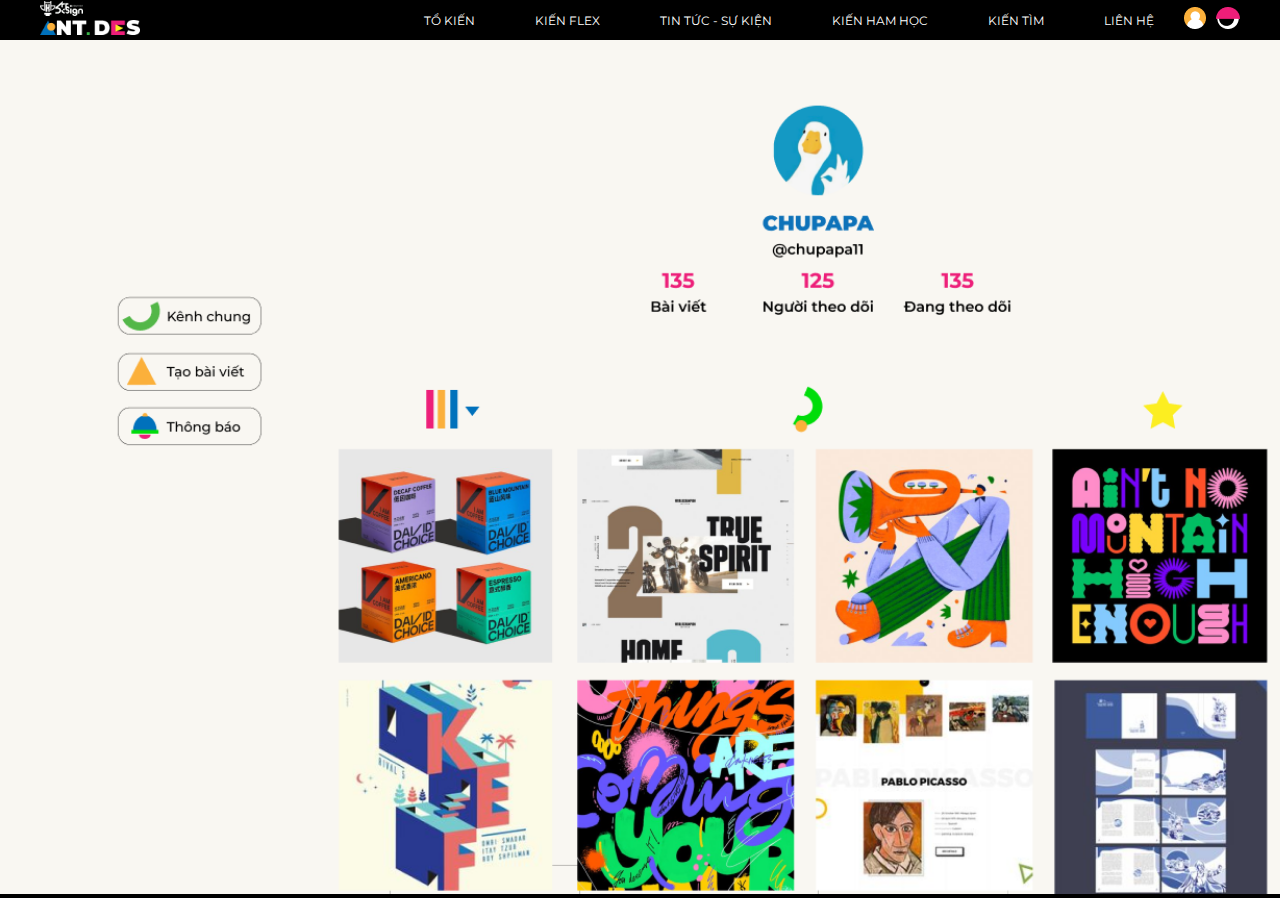
<file: taikhoan2.html>
<!DOCTYPE html>
<html lang="en">

<head>
    <meta charset="UTF-8">
    <meta name="viewport" content="width=device-width, initial-scale=1.0">
    <title>Document</title>
    <link rel="stylesheet" href="/Assets/Style/style.css">
    <link rel="stylesheet" href="https://cdnjs.cloudflare.com/ajax/libs/font-awesome/6.5.1/css/all.min.css">
</head>

<body>
    <div id="wrap">
        <div id="header" style="background-color: #000 !important;">
            <div class="logo">
                <a href="index.html"><img src="Assets/Picture/1Logo_all.png" alt="" width="100px"></a>
            </div>
            <div class="header-left">
                <div class="menu">
                    <ul>
                        <li class="to-kien"><a href="index.html">Tổ kiến</a></li>
                        <li class="kien-flex">
                            <a href="kienflex.html">Kiến Flex</a>
                            <ul class="sub-menu">
                                <li><a href="photfolio.html">Portfolio</a></li>
                                <li><a href="index.html#dichvu">Dịch vụ</a></li>
                                <li><a href="khoahoc.html">Khóa học</a></li>
                            </ul>
                        </li>
                        <li class="tt-sk"><a href="tintucsukien.html">Tin tức - Sự kiện</a></li>
                        <li class="kien-hh"><a href="thuvien.html">Kiến ham học</a></li>
                        <li class="kien-tim"><a href="tuyenctv.html">Kiến tìm</a></li>
                        <li class="lien-he"><a href="contact.html">Liên hệ</a></li>
                    </ul>
                </div>

                <div class="account-button"><a href="taikhoan.html"><img src="Assets/Picture/account-button.png"
                            alt=""></a>
                </div>
                <div class="search-button"><input class="input-search" type="text" name="" id=""><img
                        src="Assets/Picture/search-button.png" alt=""></div>
            </div>
        </div>



    <div><a href="https://phuongln-gd.itch.io/runnow" target="_blank" rel="noopener noreferrer"><img src="Assets\Picture\7_Taikhoan_SaukhiDangNhap.png" alt=""width="1500px"></a></div>
   

</body>

<script src="Assets/Javascript/ttsk.js"></script>

</html>
</file>
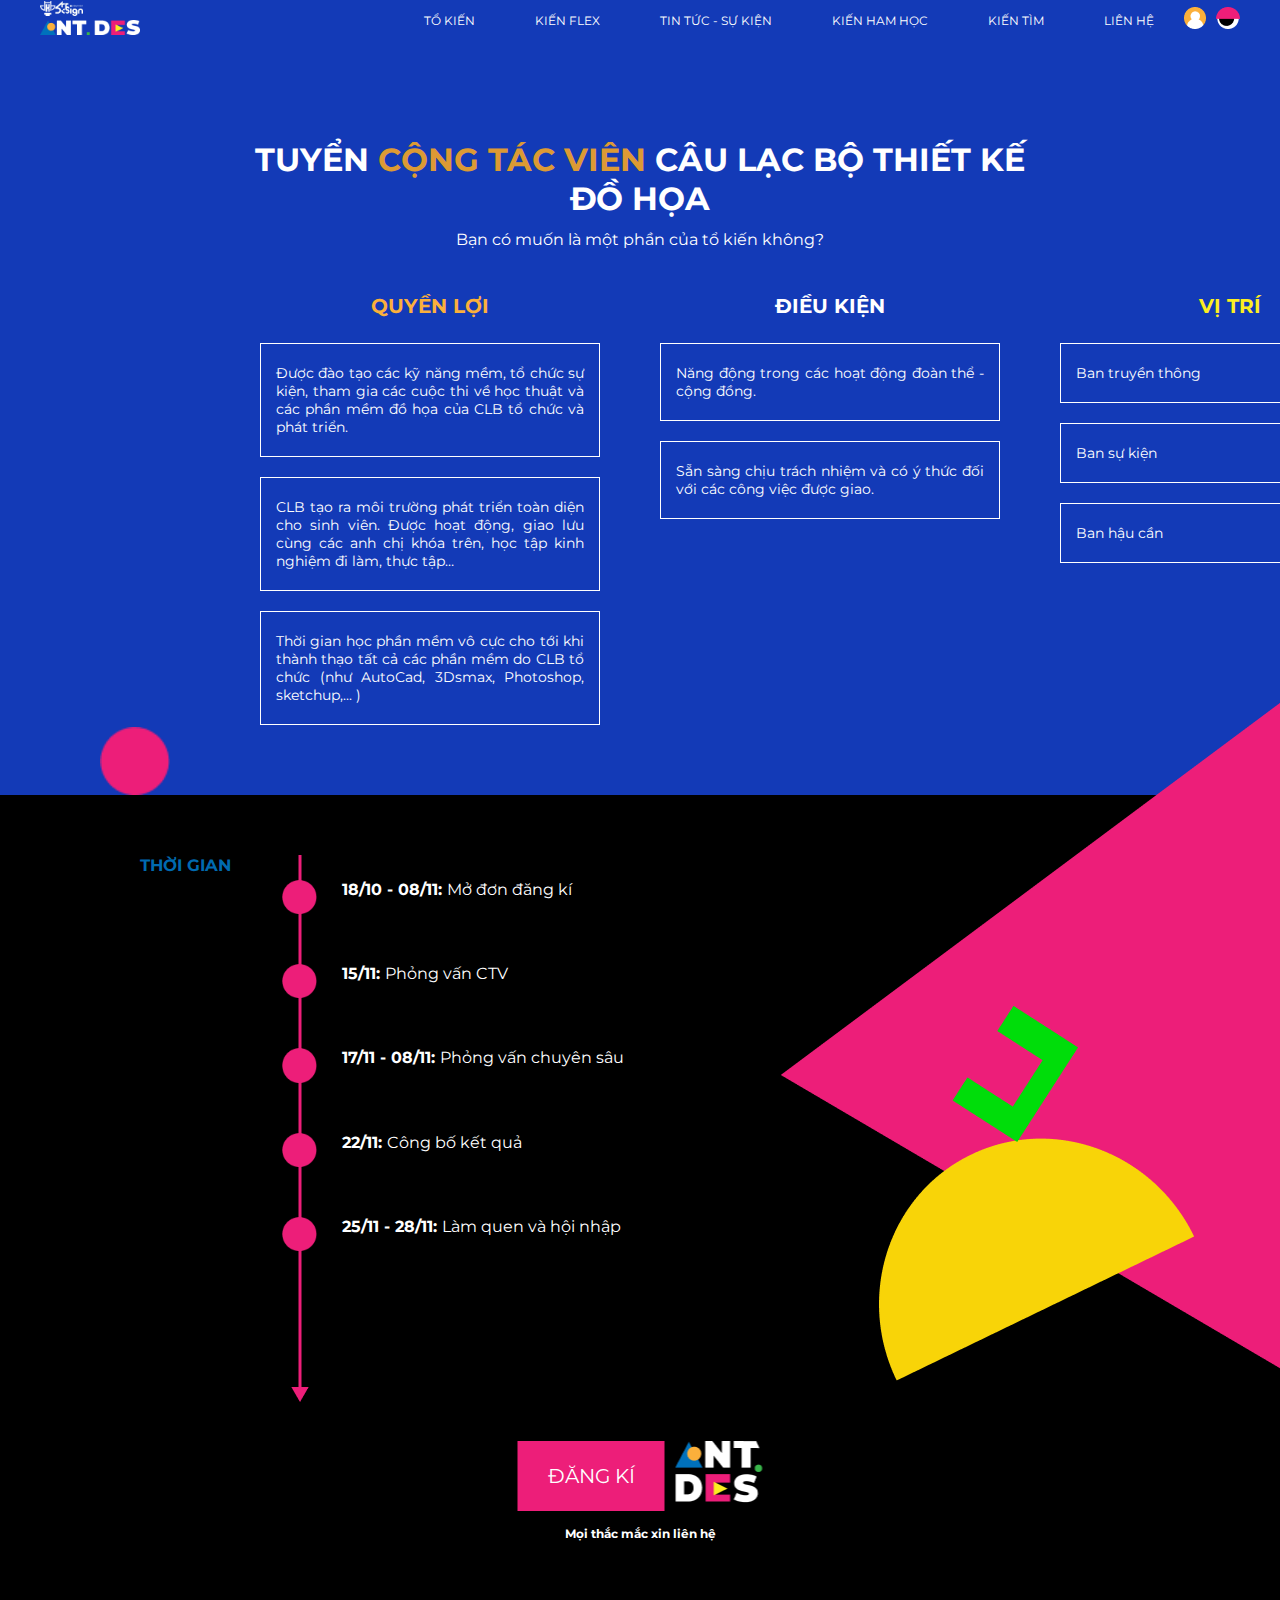
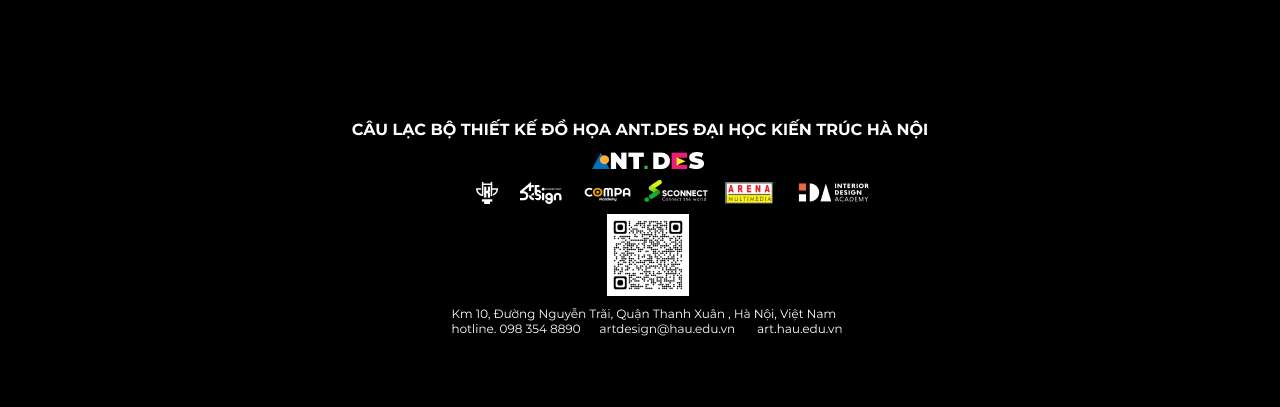
<file: tuyenctv.html>
<!DOCTYPE html>
<html lang="en">

<head>
    <meta charset="UTF-8">
    <meta name="viewport" content="width=device-width, initial-scale=1.0">
    <title>Document</title>
    <link rel="stylesheet" href="/Assets/Style/style.css">
    <link rel="stylesheet" href="https://cdnjs.cloudflare.com/ajax/libs/font-awesome/6.5.1/css/all.min.css">
</head>

<body>
    <div id="wrap">
        <div id="header" style="background-color: #133ab7 !important;">
            <div class="logo">
                <a href="index.html"><img src="Assets/Picture/1Logo_all.png" alt="" width="100px"></a>
            </div>
            <div class="header-left">
                <div class="menu">
                    <ul>
                        <li class="to-kien"><a href="index.html">Tổ kiến</a></li>
                        <li class="kien-flex">
                            <a href="kienflex.html">Kiến Flex</a>
                            <ul class="sub-menu">
                                <li><a href="photfolio.html">Portfolio</a></li>
                                <li><a href="index.html#dichvu">Dịch vụ</a></li>
                                <li><a href="khoahoc.html">Khóa học</a></li>
                            </ul>
                        </li>
                        <li class="tt-sk"><a href="tintucsukien.html">Tin tức - Sự kiện</a></li>
                        <li class="kien-hh"><a href="thuvien.html">Kiến ham học</a></li>
                        <li class="kien-tim"><a href="tuyenctv.html">Kiến tìm</a></li>
                        <li class="lien-he"><a href="contact.html">Liên hệ</a></li>
                    </ul>
                </div>
                <div 
                class="account-button"><a href="taikhoan.html"><img src="Assets/Picture/account-button.png" alt=""></a>
                </div>
                <div class="search-button"><input class="input-search" type="text" name="" id=""><img
                        src="Assets/Picture/search-button.png" alt=""></div>
            </div>
        </div>

        <div id="ctv">
            <div class="imagelala"><img src="Assets/Picture/tamgiacctvv.png" alt=""></div>
            <div class="ctv-first-part">
                <div class="title">
                    <h3><span style="color: #fff;">TUYỂN </span><span style="color: #dc9a34;">CỘNG TÁC VIÊN </span><span style="color: #fff;">CÂU LẠC BỘ THIẾT KẾ ĐỒ HỌA</span></h3>
                    <p class="text-white">Bạn có muốn là một phần của tổ kiến không?</p>
                </div>
                <div class="content">




                    <div class="sake">
                        <h5 style="color: #fbb03b;">Quyền lợi</h5>
                        <div class="decs sake-decs text-white"><p>Được đào tạo các kỹ năng mềm, tổ chức sự kiện,
                            tham gia các cuộc thi về học thuật và  các phần mềm đồ họa của CLB tổ chức và phát triển. </div>
                        <div class="decs sake-decs text-white">CLB tạo ra môi trường phát triển toàn diện cho sinh viên. 
                            Được hoạt động, giao lưu cùng các anh chị khóa trên, học tập kinh nghiệm đi làm, thực tập… </div>
                        <div class="decs sake-decs text-white">Thời gian học phần mềm vô cực cho tới 
                            khi  thành thạo tất cả các phần mềm do CLB tổ chức (như AutoCad, 3Dsmax, Photoshop, sketchup,... ) </div>
                    </div>


                    <div class="condition">
                        <h5 style="color: #fff;">Điều kiện</h5>
                        <div class="decs condition-decs text-white">
                        Năng động trong các hoạt động đoàn thể - cộng đồng.            
                        </div>
                        <div class="decs condition-decs text-white">           Sẵn sàng chịu trách nhiệm và 
                            có ý thức đối với các công việc được giao.             </div>

                    </div>

                    <div class="position">
                        <h5 style="color: #fcee21;">Vị trí</h5>
                        <div class="decs position-decs text-white">Ban truyền thông</div>
                        <div class="decs position-decs text-white">Ban sự kiện</div>
                        <div class="decs position-decs text-white">Ban hậu cần</div>
                    </div>
                    
                </div>
                <img src="Assets/Picture/tronhong.png" alt="" width="70px">
            </div>

            <div class="ctv-second-part">
                <div class="main-content">
                    <div class="grey-layer">
                    </div>
                    <div class="time">
                        <h5>Thời gian</h5>
                    </div>
                    <div class="timemap">
                        <img src="Assets/Picture/Line 3.png" alt="">
                        <div class="timemap-content">
                            <div class="decs display-flex">
                                <img src="Assets/Picture/tronhong.png" alt="" width="35px">
                                <p><strong>18/10 - 08/11: </strong>Mở đơn đăng kí</p>
                            </div>
                            <div class="decs display-flex">
                                <img src="Assets/Picture/tronhong.png" alt="" width="35px">
                                <p><strong>15/11: </strong>Phỏng vấn CTV</p>
                            </div>
                            <div class="decs display-flex">
                                <img src="Assets/Picture/tronhong.png" alt="" width="35px">
                                <p><strong>17/11 - 08/11: </strong>Phỏng vấn chuyên sâu</p>
                            </div>
                            <div class="decs display-flex">
                                <img src="Assets/Picture/tronhong.png" alt="" width="35px">
                                <p><strong>22/11: </strong>Công bố kết quả</p>
                            </div>
                            <div class="decs display-flex">
                                <img src="Assets/Picture/tronhong.png" alt="" width="35px">
                                <p><strong>25/11 - 28/11: </strong>Làm quen và hội nhập</p>
                            </div>
                        </div>
                    </div>
                </div>
                <img class="gr64" src="Assets/Picture/Group 64.png" alt="">
                <div class="sub-content">
                    <div class="button-and-logo">
                        <a class="button" href="#">
                            <span></span>
                            <span></span>
                            <span></span>
                            <span></span>
                            Đăng kí
                        </a>
                        <div class="logo"><img src="Assets/Picture/logo-ctv.png" alt=""></div>
                    </div>
                    <p>Mọi thắc mắc xin liên hệ</p>
                </div>
            </div>
        </div>

        <div id="footer">
            <div><img src="Assets/Picture/Chantrangweb.png" alt=""></div>
        </div>
    </div>
</body>

<script src="Assets/Javascript/js.js"></script>

</html>
</file>
<file: Assets/Style/style.css>
* {
  margin: 0;
  padding: 0;
  box-sizing: border-box;
}

#wrap {
  background-color: #000;
}

@font-face {
  font-family: Montserrat;
  src: url(/Assets/Font/Montserrat-VariableFont_wght.ttf);
}

@font-face {
  font-family: Montserrat-Black;
  src: url(/Assets/Font/static/Montserrat-Black.ttf);
}

body {
  font-family: montserrat;
}

.text-white {
  color: #fff !important;
}

.clear {
  clear: both;
}

.text-10px {
  font-size: 12px !important;
}

#header {
  display: flex;
  justify-content: space-between;
  align-items: center;
  height: 40px;
  padding: 0 40px;
}

#header .header-left {
  display: flex;
  align-items: center;
}

#header .menu > ul {
  display: flex;
  align-items: center;
  list-style: none;
}

#header .menu > ul a {
  display: inline-block;
  padding: 11px 30px;
}

#header .menu > ul li {
  position: relative;
}

#header .menu > ul li.to-kien:hover > a {
  border-bottom: 2px solid #0071bc;
  color: #0071bc;
  font-weight: bold;
  transition: 0.3s linear;
}

#header .menu > ul li.kien-flex:hover > a {
  border-bottom: 2px solid #fbb03b;
  color: #fbb03b;
  font-weight: bold;
  transition: 0.3s linear;
}

#header .menu > ul li.tt-sk:hover > a {
  border-bottom: 2px solid #39b54a;
  color: #39b54a;
  font-weight: bold;
  transition: 0.3s linear;
}

#header .menu > ul li.kien-hh:hover > a {
  border-bottom: 2px solid #ed1e79;
  color: #ed1e79;
  font-weight: bold;
  transition: 0.3s linear;
}

#header .menu > ul li.kien-tim:hover > a {
  border-bottom: 2px solid #fcee21;
  color: #fcee21;
  font-weight: bold;
  transition: 0.3s linear;
}

#header .menu > ul li.lien-he:hover > a {
  border-bottom: 2px solid #fff;
  color: #fff;
  font-weight: bold;
  transition: 0.3s linear;
}

#header .menu > ul > li > a {
  font-size: 12px;
  text-transform: uppercase;
  list-style-type: none;
  text-decoration: none;
  color: #fff;
}

#header .sub-menu {
  display: none;
  position: absolute;
  left: 0;
  background-color: #3e3436;
  animation: submenuanimation ease 0.5s;
  z-index: 4;
}

@keyframes submenuanimation {
  from {
    top: 200%;
    opacity: 0;
  }
  to {
    top: 100%;
    opacity: 1;
  }
}

#header .sub-menu li {
  list-style-type: none;
  min-width: 150px;
}

#header .sub-menu li a {
  text-decoration: none;
  color: #fff;
  font-size: 12px;
}

#header .sub-menu li:hover a {
  font-weight: bold;
  color: #fbb03b;
}

#header .menu > ul li:hover .sub-menu {
  display: flex;
  transition: 0.5s linear;
}

#header .header-left .search-button {
  margin-left: 10px;
  position: relative;
}

#header .header-left .search-button:hover input {
  display: inline-block;
}

#header .header-left .search-button input {
  top: 100%;
  right: 0;
  position: absolute;
  margin-right: -2px;
  border-radius: 5px;
  outline: none;
  background-color: #3e3436;
  color: #fff;
  z-index: 4;
}

#header .header-left input {
  display: none;
}

#homepage-content {
  margin-top: 20px;
}

.display-flex {
  display: flex;
}

#homepage-content .fisrt-content .fisrt-content-left {
  display: flex;
  flex-direction: column;
  align-items: center;
  justify-content: center;
  flex: 1;
  transform: translateX(25px);
}

#homepage-content .fisrt-content .fisrt-content-left img {
  margin: 10px 0;
  width: 25%;
}

#homepage-content .fisrt-content .fisrt-content-left button {
  background-color: #1c7c25;
  padding: 14px 36px;
  border: none;
  font-size: 13px;
  color: #fff;
  position: relative;
  cursor: pointer;
}

#homepage-content .fisrt-content .fisrt-content-left a {
  transform: translateX(-12px);
  margin-top: 60px;
}

#homepage-content .fisrt-content .fisrt-content-left .trapezium {
  height: 0;
  width: 120px;
  border-bottom: 43px solid #1c7c25;
  border-left: 96px solid transparent;
  border-right: 25px solid transparent;
  position: absolute;
  top: 0;
  z-index: -1;
}

#homepage-content .fisrt-content .fisrt-content-right {
  flex: 1;
  display: flex;
}

#homepage-content .fisrt-content .fisrt-content-right img {
  width: 100%;
  transform: translateX(-100px);
}

#homepage-content .fisrt-content .vangvaxanh {
  position: absolute;
  transform: translateX(300px);
}

#homepage-content .second-content {
  justify-content: space-around;
  margin: 0 150px;
  margin-top: 30px;
}

#homepage-content .second-content .second-content-left {
  width: 30%;
}

#homepage-content .second-content .second-content-left img {
  width: 70%;
}

#homepage-content .second-content .second-content-right {
  margin-top: 70px;
  margin-left: 100px;
  width: 60%;
}

#homepage-content .second-content .second-content-right .index p {
    color: #fff;
    font-weight: bold;
    font-size: 20px;
    text-transform: uppercase;
}

#homepage-content .second-content .second-content-right .index {
  display: flex;
  justify-content: space-between;
  align-items: center;
  border: 2px solid #454545;
  border-radius: 15px;
  padding-left: 15px;
  padding-right: 30px;
  height: 60px;
  margin: 15px 0;
}

#homepage-content .second-content .second-content-right .index .index-left {
  display: flex;
  align-items: center;
}

#homepage-content .second-content .second-content-right .index .index-left .img {
  width: 80px;
}

@keyframes change-background {
    0%
    {
        width: 0%;
        border-radius: 11px 0px 0 13px;
    }
    100%
    {
        width: 100%;
        border-radius: 11px;
    }
}

@keyframes rotate{
  0%{
    transform: rotate(0)
  }
  25%{
    transform: rotate(45deg);
  }
  50%{
    transform: rotate(0deg);
  }
  75%{
    transform: rotate(-45deg);
  }
  100%
  {
    transform: rotate(0)
  }
}

@keyframes rotate20{
  0%{
    transform: rotate(0)
  }
  25%{
    transform: rotate(20deg);
  }
  50%{
    transform: rotate(0deg);
  }
  75%{
    transform: rotate(-20deg);
  }
  100%
  {
    transform: rotate(0)
  }
}

#homepage-content .second-content .second-content-right .main:hover .index p {
    color: #000;
    z-index: 2;
}

#homepage-content .second-content .second-content-right .ui-ux {
    position: relative;
}

#homepage-content .second-content .second-content-right .uiux-main:hover .change-uiux{
    animation: change-background .5s linear forwards;
}

#homepage-content .second-content .second-content-right .ui-ux .change-uiux {
    position: absolute;
    top: 0;
    left: 0;
    height: 100%;
    width: 0px;
    background-color: #fcee21;
    z-index: 1;
}

#homepage-content .second-content .second-content-right .uiux-main:hover .index{
    border-color: #fcee21;
    cursor: pointer;
}

#homepage-content .second-content .second-content-right .branding {
  position: relative;
}

#homepage-content .second-content .second-content-right .branding-main:hover .change-branding{
  animation: change-background .5s linear forwards;
}

#homepage-content .second-content .second-content-right .branding .change-branding {
  position: absolute;
  top: 0;
  left: 0;
  height: 100%;
  width: 0px;
  background-color: #fbb03b;
  z-index: 1;
}

#homepage-content .second-content .second-content-right .branding-main:hover .index{
  border-color: #fbb03b;
  cursor: pointer;
}

#homepage-content .second-content .second-content-right .animation {
  position: relative;
}

#homepage-content .second-content .second-content-right .animation-main:hover .change-animation{
  animation: change-background .5s linear forwards;
}

#homepage-content .second-content .second-content-right .animation .change-animation {
  position: absolute;
  top: 0;
  left: 0;
  height: 100%;
  width: 0px;
  background-color: #00dd0a;
  z-index: 1;
}

#homepage-content .second-content .second-content-right .animation-main:hover .index{
  border-color: #00dd0a;
  cursor: pointer;
}

#homepage-content .second-content .second-content-right .illustrator {
  position: relative;
}

#homepage-content .second-content .second-content-right .illustrator-main:hover .change-illustrator{
  animation: change-background .5s linear forwards;
}

#homepage-content .second-content .second-content-right .illustrator .change-illustrator {
  position: absolute;
  top: 0;
  left: 0;
  height: 100%;
  width: 0px;
  background-color: #e6e6e6;
  z-index: 1;
}

#homepage-content .second-content .second-content-right .illustrator-main:hover .index{
  border-color: #e6e6e6;
  cursor: pointer;
}

#homepage-content .second-content .second-content-right .baobi {
  position: relative;
}

#homepage-content .second-content .second-content-right .baobi-main {
  position: relative;
}

#homepage-content .second-content .second-content-right .baobi-main:hover .change-baobi{
  animation: change-background .5s linear forwards;
}

#homepage-content .second-content .second-content-right .baobi .change-baobi {
  position: absolute;
  top: 0;
  left: 0;
  height: 100%;
  width: 0px;
  background-color: #0071bc;
  z-index: 1;
}

#homepage-content .second-content .second-content-right .baobi-main:hover .index{
  border-color: #0071bc;
  cursor: pointer;
}

#homepage-content .second-content .second-content-right .child-of-baobi {
  position: absolute;
  top: 34px;
  right: -80px;
  animation: rotate 2s linear infinite;
  z-index: 2;
}

#homepage-content .second-content .second-content-right .hidden-content {
  width: 495px;
  margin-left: 30px;
  display: none;
}

#homepage-content .second-content .second-content-right .hidden-content.active {
  display: block;
}

#homepage-content .second-content .second-content-right .hidden-content p {
  font-size: 12px;
  color: #fff;
  margin-top: 15px;
  text-align: justify;
}

#homepage-content .second-content .second-content-right .hidden-content button {
  width: 152px;
  height: 32px;
  border: 1px solid #fff;
  background-color: #000;
  color: #fff;
  margin-top: 10px;
  margin-bottom: 20px;
  cursor: pointer;
}

#homepage-content .second-content .gifchuh {
  position: absolute;
  transform: translatey(-120px); 
  z-index: 0;
}

#homepage-content .third-content .third-content-left button {
  background-color: #1c7c25;
  padding: 14px 36px;
  border: none;
  font-size: 13px;
  color: #fff;
  position: relative;
  cursor: pointer;
}

#homepage-content .third-content {
  margin-top: 50px;
  justify-content: space-evenly;
}

#homepage-content .third-content .third-content-left {
  border: 1px solid #fff;
  border-radius: 40px;
  margin-top: 60px;
  margin-bottom: 60px;
  padding: 40px;
}

#homepage-content .third-content .third-content-left button {
  background-color: #0071bc;
  padding: 14px 36px;
  border: none;
  font-size: 13px;
  color: #fff;
  position: relative;
  cursor: pointer;
  z-index: 1;
  margin-top: 20px;
}

#homepage-content .third-content .third-content-left .trapezium {
  height: 0;
  width: 120px;
  border-bottom: 43px solid #0071bc;
  border-left: 96px solid transparent;
  border-right: 25px solid transparent;
  position: absolute;
  top: 0;
  z-index: -1;
}

#homepage-content .third-content .third-content-left p {
  width: 410px;
  text-align: justify;
  color: #fff;
  margin: 20px 0;
  font-size: 12px;
} 

#homepage-content .third-content .giftamgiacbongvang {
  position: absolute;
}

#homepage-content .fourth-content {
  margin: 100px 100px 0px 100px;
  justify-content: space-between;
}

#homepage-content .fourth-content .homepage4 {
  width: 33%;
}

#homepage-content .fourth-content .homepage4 {
  animation: rotate20 2s linear infinite;
}

#homepage-content .fourth-content .main-content {
  width: 21%;
  border: 1px solid #fff;
  border-radius: 30px;
  margin-top: 130px;
  display: flex;
  flex-direction: column;
  align-items: center;
  position: relative;
}

#homepage-content .fourth-content .container {
  display: flex;
  flex-direction: column;
  align-items: center;
  height: 125px;
  width: 85%;
  margin-top: 20px;
  justify-content: center;
  z-index: 1;
}

#homepage-content .fourth-content .tintuc a {
  background-color: #ed1e79;
  height: 125px;
  width: 85%;
  border-radius: 30px;
  position: absolute;
  margin-top: 20px;
  z-index: 0;
}

#homepage-content .fourth-content .thuvien a {
  background-color: #0071bc;
  height: 125px;
  width: 85%;
  border-radius: 30px;
  position: absolute;
  margin-top: 20px;
  z-index: 0;
}

#homepage-content .fourth-content .diendan a {
  background-color: #fbb03b;
  height: 125px;
  width: 85%;
  border-radius: 30px;
  position: absolute;
  margin-top: 20px;
  z-index: 0;
}

#homepage-content .fourth-content .main-content:hover a {
  animation: transition4 ease 0.5s both;
}

#homepage-content .fourth-content .main-content:hover .button-xemthem {
  animation: transitionbuttonxemthem ease 0.5s forwards;
}

#homepage-content .fourth-content .main-content a{
  text-decoration: none;
}

#homepage-content .fourth-content .main-content .button-xemthem {
  color: #000;
  font-size: 16px;
  opacity: 0;
  font-weight: bold;
  text-align: center;
  line-height: 50px;
}

@keyframes transition4{
  0%{
    top: 0;
    border-radius: 30px;
  }
  100%{
    top: 345px;
    height: 50px;
    border-radius: 20px;
  }
}

@keyframes transitionbuttonxemthem{
  0%{
    opacity: 0;
  }
  100%{
    opacity: 1;
  }
}

#homepage-content .fourth-content h4 {
  font-size: 25px;
  color: #fff;
  margin-top: 15px;
}

#homepage-content .fourth-content p.decs {
  font-size: 12px;
  color: #fff;
  width: 207px;
  text-align: justify;
  padding: 20px;
}

#addtionhomepage .addtion1 {
  animation: addtion1 1s linear infinite;
}

@keyframes addtion1 {
  0%{
    transform: rotate(0);
  }
  50%{
    transform: rotate(45deg);
  }
  100%{
    transform: rotate(0deg);
  }
}

#addtionhomepage .addtion2 {
  animation: addtion2 2s linear infinite;
}


@keyframes addtion2 {
  0%{
  }
  50%{
    transform: translateX(1100px);
  }
}

#ctv .ctv-first-part {
  background-color: #133ab7;
  padding: 100px 230px 0 230px;
  position: relative;
}

#ctv .ctv-first-part .title h3 {
  font-size: 32px;
  text-align: center;
  font-weight: bold;
  text-transform: uppercase;
  margin-bottom: 12px;
}

#ctv .ctv-first-part .title p {
  font-size: 16px;
  text-align: center;
}

#ctv .ctv-first-part .content {
  margin-top: 45px;
  padding-bottom: 50px;
  display: flex;
  display: grid;
  grid-auto-flow: column;
  grid-auto-columns: calc((100% /3));
  overflow: hidden;
  scroll-behavior: smooth;
  list-style: none;
  width: 1200px;
  
}

#ctv .ctv-first-part .content h5 {
  font-size: 20px;
  font-weight: bold;
  text-align: center;
  text-transform: uppercase;
  margin-bottom: 25px;
}

#ctv .ctv-first-part .content .decs {
  border: solid 1px #fff;
  font-size: 14px;
  padding: 20px 15px;
  
  text-align: justify;
  margin: 20px 30px;
}

#ctv .ctv-first-part .content .decs:hover {
  transform: scale(1.2);
  transition: 1s;
}

#ctv .ctv-first-part img {
  position: absolute;
  bottom: 0;
  left: 100px;
  animation: bong-hong 2s linear infinite;
}

@keyframes bong-hong {
  0%{
    bottom: 0;
  }
  50%{
    bottom: 80%;
  }
}

#ctv .ctv-second-part {
  margin-top: 60px;
  position: relative;
}

#ctv .ctv-second-part .main-content {
  display: flex;
  padding-bottom: 170px;
  margin-left: 140px;
}

#ctv .ctv-second-part .time {
  color: #006ab0;
  text-transform: uppercase;
  font-weight: bold;
  font-size: 20px;
  margin-right: 60px;
}

#ctv .ctv-second-part .timemap {
  position: relative;
  width: 765px;
}

#ctv .ctv-second-part .timemap-content {
  position: absolute;
  top: 0;
  left: -9px;
  margin-top: 25px;
}

#ctv .ctv-second-part .timemap-content .decs p {
  color: #fff;
  margin-left: 25px;
  font-size: 16px;
}

#ctv .ctv-second-part .timemap-content .decs {
  margin-bottom: 50px;
}

#ctv .ctv-second-part .gr64 {
  position: absolute;
  top: 150px;
  right: 85px;
  z-index: 5;
}

#ctv .ctv-second-part .sub-content {
  position: absolute;
  bottom: 0;
  left: 50%;
  transform: translateX(-50%);
}

#ctv .ctv-second-part .sub-content .button-and-logo {
  display: flex;
}

#ctv .ctv-second-part .button-and-logo .logo {
  margin-left: 10px;
}

#ctv .ctv-second-part .sub-content p {
  color: #fff;
  text-align: center;
  margin-top: 15px;
  font-size: 12px;
  font-weight: bold;
  margin-bottom: 35px;
}

#ctv .ctv-second-part .sub-content .button {
  position: relative;
  display: inline-block;
  padding: 23px 30px;
  color: #fff;
  font-size: 20px;
  text-transform: uppercase;
  text-decoration: none;
  overflow: hidden;
  background-color: #ed1e79;
}

#ctv .ctv-second-part .sub-content .button span {
  position: absolute;
  display: block;
}

#ctv .ctv-second-part .sub-content .button span:nth-child(1) {
  top: 0;
  left: -100%;
  width: 100%;
  height: 5px;
  background: linear-gradient(90deg, transparent, );
}

#ctv .ctv-second-part .sub-content .button:hover span:nth-child(1){
  left: 100%;
  transition: 1s;
}

#ctv .ctv-second-part .sub-content .button span:nth-child(3) {
  bottom: 0;
  right: -100%;
  width: 100%;
  height: 5px;
  background: linear-gradient(270deg, transparent, );
}

#ctv .ctv-second-part .sub-content .button:hover span:nth-child(3){
  right: 100%;
  transition: 1s;
  transition-delay: 0.5s;
}

#ctv .ctv-second-part .sub-content .button span:nth-child(2) {
  top: -100%;
  right: 0;
  width: 5px;
  height: 100%;
  background: linear-gradient(180deg, transparent, );
}

#ctv .ctv-second-part .sub-content .button:hover span:nth-child(2){
  top: 100%;
  transition: 1s;
  transition-delay: 0.25s;
}

#ctv .ctv-second-part .sub-content .button span:nth-child(4) {
  bottom: -100%;
  left: 0;
  width: 5px;
  height: 100%;
  background: linear-gradient(360deg, transparent, );
}

#ctv .ctv-second-part .sub-content .button:hover span:nth-child(4){
  bottom: 100%;
  transition: 1s;
  transition-delay: 0.75s;
}

#ctv .imagelala {
  position: absolute;
  z-index: 1;
  right: 0;
  top: 520px;
  width: 500px;
}

#contact {
  padding-left: 150px;
  padding-top: 100px;
  padding-bottom: 100px;
  background-image: url(/Assets/Picture/Asset\ 1\ 2.png);
  background-size: cover;
}

#contact h3 {
  text-transform: uppercase;
  font-weight: bold;
  font-size: 38px;
  color: #fff;
  margin-bottom: 15px;
}

#contact h3 span {
  color: #ff0092;
}

#contact .contact-content {
  display: flex;
}

#contact .contact-content .form p {
  color: #fff;
  font-weight: bold;
  font-size: 16px;
  margin-left: 20px;
  margin-top: 25px;
  margin-bottom: 5px;
}

#contact .contact-content .form input {
  width: 580px;
  height: 56px;
  border-radius: 20px;
  background-color: #000;
  border: 1px solid #2a2a2a;
  color: #fff;
  padding-left: 50px;
}

#contact .contact-content .form .image {
  position: relative;
}

#contact .contact-content .form .btn-gui {
  margin-top: 20px;
  margin-left: 15px;
}

#contact .contact-content .form .image img {
  position: absolute;
  left: 15px;
  top: 50%;
  transform: translateY(-50%);
}

#contact .contact-content .right {
  width: 100%;
}

#contact .contact-content .right .right-content {
  position: absolute;
  z-index: 1;
}

#contact .contact-content .right .right-content {
  position: absolute;
  right: 100px;
  top: 50%;
}

#contact .contact-content .right .right-content img {
  width: 400px;
}


#contact .contact-content .right img {
  position: absolute;
  right: 0;
  top: 85%;
  transform: translateY(-10%);
  z-index: 0;
}

#kienflex .kienflex-firstpart {
  position: relative;
  background-image: url(/Assets/Picture/bgikiemflex.png);
  height: 750px;
}

#kienflex .kienflex-firstpart .background {
  position: absolute;
  width: 100%;
  bottom: 0;
}

#kienflex .kienflex-firstpart .kienflex-firstpart-posts {
  width: 35%;
  position: absolute;
  right: 140px;
}

#kienflex .kienflex-firstpart .kienflex-firstpart-posts .post {
  background-color: rgba(96, 96, 96, 0.5);
  margin-top: 60px;
  padding: 35px;
  border-radius: 5px;
}

#kienflex .kienflex-firstpart .kienflex-firstpart-posts .post h5 {
  font-size: 24px;
  font-weight: bold;
  text-transform: uppercase;
  font-family: Montserrat-Black;
  color: #FBB03B;
}

#kienflex .kienflex-firstpart .kienflex-firstpart-posts .post p {
  font-size: 12px;
  color: #fff;
  text-align: justify;
  border-top: 1px solid #fff;
  margin-top: 15px;
  padding-top: 20px;
}

#kienflex .kienflex-secondpart .background h5{
  font-size: 28px;
  font-family: Montserrat-Black;
  color: #fff;
  margin-bottom: 10px;
  text-align: center;
  text-transform: uppercase;
}

#kienflex .kienflex-secondpart .background p {
  font-size: 20px;
  text-align: center; 
  color: #fff;
}

#kienflex .kienflex-secondpart .background {
  padding-top: 10px;
  background-color: rgba(96, 96, 96, 0.5);
  position: relative;
  padding-bottom: 50px;
} 

#kienflex .kienflex-secondpart .carousel .card {
  list-style: none;
  display: flex;
  align-items: center;
  justify-content: center;
  flex-direction: column;
  cursor: pointer;
}

#kienflex .kienflex-secondpart .maincontent {
  display: flex;
  justify-content: center;
  margin-top: 20px;
}

#kienflex .kienflex-secondpart .members {
  max-width: 998px;
  width: 100%;
  position: relative;
}

#kienflex .kienflex-secondpart .members .carousel {
  display: grid;
  grid-auto-flow: column;
  grid-auto-columns: calc((100% /3));
  overflow: hidden;
  scroll-behavior: smooth;
}

#kienflex .kienflex-secondpart .card .image img {
  width: 282px;
  object-fit: cover;
  margin-bottom: 10px;
}

#kienflex .kienflex-secondpart .card:hover .image img {
  width: 350px;
  transition: 1s;
}

#kienflex .kienflex-secondpart .hidden {
  display: grid;
  grid-auto-flow: column;
  grid-auto-columns: calc((100% /3));
  overflow: hidden;
  scroll-behavior: smooth;
  list-style: none;
  width: 998px;
  transform: translateX(25px);
}

#kienflex .kienflex-secondpart .hidden-content {
  width: 282px;
  display: flex;
  align-items: center;
  flex-direction: column;
}

#kienflex .kienflex-secondpart .hidden-content .slogan {
  text-align: center;
  color: #fff;
  font-size: 12px;
  
  border-top: 1px solid #fff;
  padding-top: 10px;
  margin-top: 15px;
}

#kienflex .kienflex-secondpart .arrow {
  cursor: pointer;
  position: absolute;
}

#kienflex .kienflex-secondpart #right {
  right: -67px;
  top: 125px;
}

#kienflex .kienflex-secondpart #left {
  left: -70px;
  top: 125px;
}

#kienflex .kienflex-secondpart .tamgiacvang {
  margin-bottom: 20px;
}

#kienflex .kienflex-secondpart .modal {
  position: absolute;
  top: 70px;
  width: 1200px;
  height: 620px;
  background-color: #000;
  left: 50%;
  transform: translateX(-50%);
  display: none;
}

#kienflex .kienflex-secondpart .modal .kien-tt {
  display: inline-block;
  width: 610px;
  border: 1px solid #fff;
  border-radius: 25px;
  position: relative;
  padding: 20px 0;
  padding-left: 252px;
  padding-right: 35px;
  margin-top: 30px;
  margin-left: 100px;
}

#kienflex .kienflex-secondpart .modal .kien-tt-decs {
  position: absolute;
  right: 0;
  left: 0;
  background-color: #F4CD03;
  padding-bottom: 30px;
  padding-right: 550px;
  padding-left: 50px;
  margin-left: 115px;
  bottom: 40px;
  display: flex;
}

#kienflex .kienflex-secondpart .modal .kien-tt-decs p {
  font-size: 16px;
  font-weight: bold;
  text-transform: uppercase;
  color: #000;
  text-align: left;
  margin-bottom: 10px;
  font-family: Montserrat-Black;
  margin-top: 30px;
  width: 300px;
}

#kienflex .kienflex-secondpart .modal .kien-tt-decs span {
  font-size: 12px;
  margin-left: 10px;
}

#kienflex .kienflex-secondpart .modal .kien-tt-decs .mama {
  display: flex;
  align-items: center;
  padding: 2px 0;
}

#kienflex .kienflex-secondpart .modal h5,
#kienflex .kienflex-secondpart .modal .kien-tt h5 {
  font-size: 25px;
  text-transform: uppercase;
  color: #fff;
  font-family: Montserrat-Black;
}

#kienflex .kienflex-secondpart .modal h5 {
  text-align: left;
}

#kienflex .kienflex-secondpart .modal p {
  color: #fff;
  text-align: center;
}

#kienflex .kienflex-secondpart .modal .kien-tt p {
  color: #fff;
  text-align: justify;
}

#kienflex .kienflex-secondpart .modal .kien-tt img {
  position: absolute;
  bottom: -35px;
  left: 0;
}

#kienflex .kienflex-secondpart .modal .gr105 {
  position: absolute;
  bottom: 90px;
  right: 90px;
}

#kienflex .kienflex-secondpart .modal .gr78 {
  position: absolute;
  top: -25px;
  right: -25px;
  width: 50px;
  cursor: pointer;
}

#kienflex .kienflex-secondpart .modal1 {
  display: block;
}

.tintuc-sukien .first-part {
  position: relative;
  background-color: #000;
  height: 100vh;
}

.tintuc-sukien .part1-image {
  position: absolute;
  bottom: 0;
}

.tintuc-sukien .part3-image {
  position: absolute;
  top: 1250px;
}

.tintuc-sukien .part3-image1 {
  position: absolute;
  right: 0;
  transform: translateY(-150px);
}

.khoahoc .carousel .card,
.tintuc-sukien .carousel .card {
  list-style: none;
  display: flex;
  align-items: center;
  justify-content: center;
  flex-direction: column;
  cursor: pointer;
  border: 1px solid #fff;
  border-radius: 10px;
  padding: 20px;
  padding-bottom: 5px;
  margin: 40px 30px;
}

.khoahoc .carousel .card:hover,
.tintuc-sukien .carousel .card:hover {
  transform: scale(1.2);
  transition: .4s;
  border-color: #9e9514;
}

.khoahoc .first-part .maincontent,
.tintuc-sukien .first-part .maincontent {
  position: absolute;
  display: flex;
  justify-content: center;
  margin-top: 30px;
  right: 120px;
}

.khoahoc .members,
.tintuc-sukien .members {
  max-width: 850px;
  width: 100%;
  position: relative;
}


.khoahoc .members .carousel,
.tintuc-sukien .members .carousel {
  display: grid;
  grid-auto-flow: column;
  grid-auto-columns: calc((100% /3));
  overflow: hidden;
  scroll-behavior: smooth;
}

.khoahoc .card .image img,
.tintuc-sukien .card .image img {
  width: 160px;
  height: 127px;
  object-fit: cover;
  margin-bottom: 10px;
}

.khoahoc .arrow,
.tintuc-sukien .arrow {
  cursor: pointer;
  position: absolute;
}

.khoahoc #right,
.tintuc-sukien #right {
  right: -67px;
  top: 50%;
  transform: translateY(-50%);
}

.khoahoc #left,
.tintuc-sukien #left {
  left: -70px;
  top: 50%;
  transform: translateY(-50%);
}

.khoahoc .part2 p,
.tintuc-sukien .third-part p,
.tintuc-sukien .first-part p {
  color: #fff;
  text-align: justify;
}

.khoahoc .part2 p.title,
.tintuc-sukien .third-part p.title,
.tintuc-sukien .first-part p.title {
  font-size: 14px;
  font-weight: bold;
  margin-top: 15px;
  margin-bottom: 10px;
}


.khoahoc .part2 p.decs,
.tintuc-sukien .third-part p.decs,
.tintuc-sukien .first-part p.decs {
  font-size: 14px;
  margin-bottom: 10px;
}

.khoahoc .part2 .dots,
.tintuc-sukien .first-part .dots {
  display: flex;
  position: absolute;
  bottom: -10px;
}

.khoahoc .part2 .dot,
.tintuc-sukien .first-part .dot {
  width: 7px;
  height: 7px;
  border: 1px solid #fff;
  border-radius: 50%;
  margin: 0 15px;
}

.tintuc-sukien .second-part {
  height: 700px;
  background-color: #FFF8E1;
  padding-top: 60px;
}

.tintuc-sukien .second-part h5 {
  font-size: 25px;
  font-family: Montserrat-Black;
  text-transform: uppercase;
  margin-bottom: 5px;
  text-align: center;
}

.tintuc-sukien .second-part .second-part-title {
  font-size: 13px;
  text-align: center;
  width: 522px;
  margin: 0 auto;
}

.tintuc-sukien .second-part .second-part-main {
  display: flex;
  justify-content: space-evenly;
}

.tintuc-sukien .second-part .xemnhieu {
  font-size: 18px;
  font-family: Montserrat-Black;
  color: #ed1e79;
  margin-top: 5px;
  margin-bottom: 5px;
  margin-left: 140px;
}


.modalttsk .buttons,
.tintuc-sukien .third-part .buttons,
.tintuc-sukien .second-part .buttons {
  display: flex;
}

.modalttsk .button,
.tintuc-sukien .second-part .button {
  display: flex;
  align-items: center;
  border: 1px solid #000;
  border-radius: 13px;
  font-size: 13px;
  padding: 8px 11px;
  margin-right: 20px;
}

.tintuc-sukien .second-part .button1:hover {
  cursor: pointer;
  background-color: #fcee21;
  transition: 1s;
}

.tintuc-sukien .second-part .button2:hover {
  cursor: pointer;
  background-color: #0071bc;
  transition: 1s;
}

.tintuc-sukien .second-part .button3:hover {
  cursor: pointer;
  background-color: #ed1e79;
  transition: 1s;
}

.tintuc-sukien .second-part .button4:hover {
  cursor: pointer;
  background-color: #39b54a;
  transition: 1s;
}

.modalttsk .button img,
.tintuc-sukien .second-part .button img {
  margin-left: 5px;
}

.tintuc-sukien .second-part .post {
  display: flex;  
  margin-top: 20px;
}

.tintuc-sukien .second-part .post .content-post {
  display: flex;
  flex-direction: column;
  justify-content: space-between;
  width: 295px;
  margin-left: 20px;
}

.tintuc-sukien .second-part .post .post-title {
  font-size: 16px;
  font-weight: bold;

}

.tintuc-sukien .second-part .post .decs-post {
  font-size: 12px;
  text-align: justify;  
}

.tintuc-sukien .second-part .post .xemthem-button {
  font-size: 12px;
  width: 80px;
  height: 20px;
  border: 1px solid #000;
  line-height: 20px;
  text-align: center;
  color: #000;
  text-decoration: none;
}

.tintuc-sukien .second-part .stt {
  display: flex;
  justify-content: center;
  margin-top: 20px;
}

.tintuc-sukien .third-part {
  height: 720px;
}

.tintuc-sukien .fourth-part h5,
.tintuc-sukien .third-part h5 {
  color: #fff;
  font-size: 25px;
  font-family: Montserrat-Black;
  text-transform: uppercase;
  margin-top: 60px;
  margin-bottom: 5px;
  text-align: center;
}

.tintuc-sukien .fourth-part .fourth-part-title,
.tintuc-sukien .third-part .third-part-title {
  color: #fff;
  width: 522px;
  font-size: 13px;
  text-align: center;
  margin: 0 auto;
}

.tintuc-sukien .third-part .xemngaynao {
  display: flex;
  justify-content: center;
  align-items: center;
  margin: 20px 0;
}

.tintuc-sukien .third-part .xemngaynao img {
  margin-right: 15px;
}

.tintuc-sukien .third-part .xemngaynao .buttomxemngaynao {
  color: #fff;
  border: 1px solid #fff;
  border-radius: 15px;
  font-size: 13px;
  padding: 8px 14px;
}

.tintuc-sukien .third-part .xemngaynao .buttomxemngaynao:hover {
  transition: 1s;
  background-color: #00dd0a;
  cursor: pointer;
}

.tintuc-sukien .third-part .buttons {
  justify-content: center;
}

.tintuc-sukien .third-part .button {
  display: flex;
  align-items: center;
  border: 1px solid #fff;
  border-radius: 15px;
  font-size: 13px;
  padding: 8px 11px;
  margin-right: 20px;
  color: #fff;
}

.tintuc-sukien .third-part .button1:hover {
  transition: 1s;
  background-color: #ed1e79;
  cursor: pointer;
}

.tintuc-sukien .third-part .button2:hover {
  transition: 1s;
  background-color: #fcee21;
  cursor: pointer;
}

.tintuc-sukien .third-part .button3:hover {
  transition: 1s;
  background-color: #0239c1;
  cursor: pointer;
}

.tintuc-sukien .third-part .button img {
  margin-left: 5px;
}

.khoahoc .part2 {
  position: relative;
}

.khoahoc .part2 .maincontent,
.tintuc-sukien .third-part .maincontent {
  position: absolute;
  display: flex;
  justify-content: center;
  margin-top: 30px;
  left: 50%;
  transform: translateX(-50%);
}

.tintuc-sukien .third-part .maincontent .list {
  position: absolute;
  bottom: -40px;
}

.tintuc-sukien .fourth-part {
  height: 700px;
}

.tintuc-sukien .fourth-part .fourth-part-main {
  display: flex;
  justify-content: space-evenly;
  position: relative;
}

.tintuc-sukien .fourth-part .xemnhieu {
  font-size: 18px;
  font-family: Montserrat-Black;
  color: #ed1e79;
  margin-top: 5px;
  margin-bottom: 5px;
  margin-left: 140px;
}

.tintuc-sukien .fourth-part .buttons {
  display: flex;
}

.tintuc-sukien .fourth-part .button {
  display: flex;
  align-items: center;
  border: 1px solid #fff;
  border-radius: 13px;
  font-size: 13px;
  padding: 8px 11px;
  margin-right: 20px;
  color: #fff;
}

.tintuc-sukien .fourth-part .button1:hover {
  cursor: pointer;
  background-color: #fcee21;
  transition: 1s;
}

.tintuc-sukien .fourth-part .button2:hover {
  cursor: pointer;
  background-color: #0071bc;
  transition: 1s;
}

.tintuc-sukien .fourth-part .button3:hover {
  cursor: pointer;
  background-color: #ed1e79;
  transition: 1s;
}

.tintuc-sukien .fourth-part .button4:hover {
  cursor: pointer;
  background-color: #39b54a;
  transition: 1s;
}

.tintuc-sukien .fourth-part .button img {
  margin-left: 5px;
}

.tintuc-sukien .fourth-part .post {
  display: flex;  
  margin-top: 20px;
}

.tintuc-sukien .fourth-part .post .content-post {
  display: flex;
  flex-direction: column;
  justify-content: space-between;
  width: 295px;
  margin-left: 20px;
}

.tintuc-sukien .fourth-part .post .post-title {
  font-size: 16px;
  font-weight: bold;
  color: #fff;
}

.tintuc-sukien .fourth-part .post .decs-post {
  font-size: 12px;
  text-align: justify;  
  color: #fff;

}

.tintuc-sukien .fourth-part .post .xemthem-button {
  font-size: 12px;
  width: 100px;
  padding: 2px 10px;
  border: 1px solid #fff;
  line-height: 20px;
  text-align: center;
  color: #fff;
  cursor: pointer;
  text-decoration: none;
}

.tintuc-sukien .fourth-part .list {
  position: absolute;
  bottom: -70px;
}

.modalttsk {
  background-color: #FCFCFC;
  height: 700px;
  margin: 0 140px;
}

.modalttsk .backbutton {
  display: flex;
  align-items: center;
  font-size: 13px;
  border-radius: 10px;
  border: 1px solid #000;
  margin-top: 80px;
  margin-bottom: 40px;
  width: 100px;
  padding: 8px 10px;
}

.modalttsk a.backbutton {
  text-decoration: none;
  color: #000;
}

.modalttsk .backbutton img {
  margin-right: 5px;
}

.modalttsk .part-1 {
  display: flex;
  justify-content: space-between;
}

.modalttsk .part-1 .image img {
  width: 560px;
}

.modalttsk .part-1 .right {
  width: 450px;
  display: flex;
  flex-direction: column;
  justify-content: space-between;
}

.modalttsk .part-1 .title {
  font-size: 25px;
  font-family: Montserrat-Black;
  text-transform: uppercase;
}

.modalttsk .part-1  p {
  font-size: 13px;
  text-align: justify;
}

.modalttsk .part-2 h5 {
  font-size: 20px;
  margin-top: 60px;
  margin-bottom: 30px;
}

.modalttsk .part-3 p,
.modalttsk .part-2 p {
  font-size: 12px;
  text-align: justify;
}

.modalttsk .image {
  margin-top: 15px;
  display: flex;
  flex-direction: column;
  align-items: center;
}

.modalttsk .image p {
  margin-top: 5px;
  margin-bottom: 50px;
}

.modalttsk .part-3 {
  display: flex;
  justify-content: space-between;
  margin: 0 -20px
}

.modalttsk .part-3 p {
  margin: 0 20px; 
  margin-bottom: 150px;
}

.modalttsk.active {
  display: block;
}

.thuvien {
  background-color: #ed1e79;
}

.thuvien .part-1 {
  display: flex;
  justify-content: space-between;
  align-items: center;
  margin-left: 100px;
  margin-right: 50px;
  padding-top: 30px;
  padding-bottom: 100px;
}

.thuvien .part-1 h5 {
  font-size: 32px;
  font-family: Montserrat-Black;
  text-transform: uppercase;
  margin-bottom: 50px;
}

.thuvien .part-1 .mat {
    width: 583px;
    height: 60px;
    position: relative;
}

.thuvien .part-1 .mat input {
  width: 100%;
  height: 100%;
  border-radius: 20px;
  border: 1px solid #fff;
  background-color: #ed1e79;
  outline: none;
  padding-left: 25px;
  color: #fff;
}

.thuvien .part-1 .left img {
  position: absolute;
  top: 50%;
  transform: translateY(-50%);
  right: 20px;
}

.thuvien .part-1 .mat .line {
  position: absolute;
  width: 80%;
  border-bottom: 1px solid #fff;
  bottom: 15px;
  left: 25px;
}

.thuvien .part-2 {
  display: flex;
  justify-content: space-between;
  padding: 0 100px;
  padding-top: 70px;
  background-color: #000;
  padding-bottom: 170px;
}

.thuvien .part-2 .left h5 {
  font-size: 32px;
  color: #0071bc;
  text-transform: uppercase;
  font-family: Montserrat-Black;
  margin-bottom: 5px;
}

.thuvien .part-2 .right {
  display: flex;
}


.thuvien .part-2 .username {
  color: #fff;
  font-family: Montserrat-Black;
  font-size: 20px;
}



.thuvien .part-2 .right img {
  width: 80px;
  height: 80px;
}

.thuvien .part-2 p {
  color: #fff;
  font-size: 12px;
}

.thuvien .part-2 .left p {
  width: 500px;
}

.thuvien .part-2 .left .button {
  display: flex;
  align-items: center;
  justify-content: center;
  border: 1px solid #fff;
  border-radius: 13px;
  padding: 5px 10px;
  width: 98px;
  height: 34px;
  font-size: 12px;
  color: #fff;
  margin-top: 20px;
}
.thuvien .part-2 .left .button img {
  margin-left: 5px;
}

.thuvien .part-2 .right div {
  padding-left: 15px;
}

.thuvien .part-2 .right p {
  width: 272px;
  margin-right: 80px;
}

.thuvien .part3 {
  background-color: #000;
  padding-bottom: 80px;
}

.thuvien .part3 .background {
  height: 250px;
  background-color: #232323;
  position: relative;
}

.thuvien .carousel .card {
  list-style: none;
  display: flex;
  align-items: center;
  justify-content: center;
  flex-direction: column;
  cursor: pointer;
  padding-bottom: 5px;
  margin: 90px 30px;
}

.thuvien .carousel .card:hover {
  transform: scale(1.7);
  transition: .4s;
  border-color: #9e9514;
}

.thuvien .maincontent {
  position: absolute;
  display: flex;
  justify-content: center;
  left: 50%;
  transform: translate(-50%);
  margin-top: -64px;
}

.thuvien .members {
  max-width: 1000px;
  width: 100%;
  position: relative;
}

.thuvien .members .carousel {
  display: grid;
  grid-auto-flow: column;
  grid-auto-columns: calc((100% /4));
  overflow: hidden;
  scroll-behavior: smooth;
}

.thuvien .card .image img {
  object-fit: cover;
  margin-bottom: 10px;
}

.thuvien .arrow {
  cursor: pointer;
  position: absolute;
}

.thuvien #right {
  right: -67px;
  top: 50%;
  transform: translateY(-50%);
}

.thuvien #left {
  left: -70px;
  top: 50%;
  transform: translateY(-50%);
}

.thuvien .list {
    display: flex;
    justify-content: center;
    margin-top: 100px;
}

.khoahoc {
  height: 1000px;
}

.khoahoc .course-logo {
  margin-top: 120px;
  display: flex;
  justify-content: center;
}

.khoahoc a {
  text-decoration: none;
  display: flex;
  justify-content: center;
}

.khoahoc .register-button {
  color: #fff;
  background-color: #1c7c25;
  width: 122px;
  padding: 12px 0;
  text-align: center;
  margin-top: 35px;
}

.khoahoc .container-khoahocmain {
  margin: 0 50px;
  margin-top: 100px;
}

.khoahoc .khoahoc-main {
  position: relative;
  background-color: #000;
  width: 100%;
  height: 420px;
}

.khoahoc .khoahoc-main .image1 {
  position: absolute;  left: 0;
  bottom: 22px;
}

.khoahoc .khoahoc-main .image1 img{

  width: 450px;
  height: 340px;
  animation: laclac 1s linear infinite;
}

.khoahoc .khoahoc-main .image:hover{
  z-index: 3;
}

.khoahoc .khoahoc-main .image:hover img {
  animation: none;
  transform: scale(1.2);
  transition: 1s;
  z-index: 3;
}

.khoahoc .khoahoc-main .image1 p.title {
  position: absolute;
  top: 262px;
  left: 108px;
  transform: rotate(28deg);
  font-weight: bold;
  color: #fff;
  text-transform: uppercase;
}

.khoahoc .khoahoc-main .image2 {
  position: absolute;
  left: 268px;
  top: 15px;
}

.khoahoc .khoahoc-main .image2 img{
 
  width: 370px;
  height: 230px;
  animation: laclac 1s linear infinite;
}

.khoahoc .khoahoc-main .image2 p.title {
  position: absolute;
  top: 70px;
  left: 125px;
  transform: rotate(-20deg);
  font-weight: bold;
  color: #000;
  text-transform: uppercase;
}

.khoahoc .khoahoc-main .image3 {
  position: absolute;
  left: 630px;
  bottom: 10px;
}

.khoahoc .khoahoc-main .image3 img{
  width: 200px;
  height: 200px;
  animation: laclac 1s linear infinite;
}

.khoahoc .khoahoc-main .image3 p.title {
  position: absolute;
  top: 150px;
  left: 30px;
  transform: rotate(-10deg);
  font-weight: bold;
  color: #fff;
  text-transform: uppercase;
}

.khoahoc .khoahoc-main .image4 {
  position: absolute;
  right: 302px;
  bottom: 22px;
}

.khoahoc .khoahoc-main .image4 img{
  width: 320px;
  height: 320px;
  animation: scale 1s linear infinite;
}

.khoahoc .khoahoc-main .image4 p.title {
  position: absolute;
  top: 50%;
  left: 50%;
  transform: translate(-50%);
  font-weight: bold;
  color: #000;
  text-transform: uppercase;
}

.khoahoc .khoahoc-main .image5 {
  position: absolute;
  right: 0;
  bottom: 22px;
}

.khoahoc .khoahoc-main .image5 img{
  width: 300px;
  height: 295px;
  animation: laclac 1s linear infinite;
}

.khoahoc .khoahoc-main .image5 p.title {
  position: absolute;
  top: 187px;
  left: 144px;
  transform: translate(-50%);
  font-weight: bold;
  color: #fff;
  text-transform: uppercase;
  transform: rotate(-40deg);
}

@keyframes laclac {
  0%{
    
  }
  25%{
    transform: rotate(-10deg);
  }
  50%{
    transform: rotate(10deg);
  }
}

@keyframes scale {
  0%{
    
  }
  50%{
    transform: scale(1.2);
  }
}

.khoahoc .khoahoc-main .image:hover .course-inf {
  display: block;
  transition: 1s;
}

.khoahoc .image1 .course-inf {
  position: absolute;
  width: 475px;
  height: 229px;
  bottom: 150px;
  left: 100px;
  background-color: rgba(254, 255, 255, 0.5);
  z-index: 4;
  padding: 20px;
  display: none;
}

.khoahoc .image2 .course-inf {
  position: absolute;
  width: 475px;
  height: 229px;
  bottom: 50px;
  left: 200px;
  background-color: rgba(254, 255, 255, 0.5);
  z-index: 4;
  padding: 20px;
  display: none;
}

.khoahoc .image3 .course-inf {
  position: absolute;
  width: 475px;
  height: 229px;
  bottom: 100px;
  left: 115px;
  background-color: rgba(254, 255, 255, 0.5);
  z-index: 4;
  padding: 20px;
  display: none;
}

.khoahoc .image4 .course-inf {
  position: absolute;
  width: 475px;
  height: 229px;
  bottom: 180px;
  left: 150px;
  background-color: rgba(254, 255, 255, 0.5);
  z-index: 4;
  padding: 20px;
  display: none;
}

.khoahoc .image5 .course-inf {
  position: absolute;
  width: 475px;
  height: 229px;
  bottom: 180px;
  right: 50px;
  background-color: rgba(254, 255, 255, 0.5);
  z-index: 4;
  padding: 20px;
  display: none;
}

.khoahoc .course-inf h5 {
  font-size: 20px;
  font-family: Montserrat-Black;
}

.khoahoc .course-inf p {
  width: 435px;
  font-size: 12px;
  margin-top: 20px;
  padding-top: 10px;
  border-top: 1px solid #fff;
  color: #000;
}

.khoahoc .part2 {
  height: 550px;
  background-color: #000;
  margin-top: 100px;
}

.khoahoc .part3 h5,
.khoahoc .part2 h5{
  font-size: 25px;
  font-family: Montserrat-Black;
  color: #cdc11b;
  text-transform: uppercase;
  text-align: center;
}

.khoahoc .part3 {
  height: 600px;
  background-color: #000;
  padding-top: 50px;
  position: relative;
}

.khoahoc .part3 .part3-main{
  margin: 0 225px;
  display: flex;
  justify-content: space-between;
}

.khoahoc .part3 .part3-main .element {
 display: flex;
 align-items: center;
}

.khoahoc .part3 .part3-main .element .image {
  display: flex;
  align-items: center;
  justify-content: center;
  width: 50px;
  padding: 10px 10px;
  margin-right: 20px;
}


.khoahoc .part3 .part3-main .right .element,
.khoahoc .part3 .part3-main .left .element {
  margin: 40px 0;
}

.khoahoc .part3 .part3-main p {
  width: 343px;
  color: #fff;
}

.khoahoc .part3 .tronhong {
  position: absolute;
  bottom: 50px;
  left: 100px;
  animation: transtronhongkhoahoc 4.5s linear infinite;
}

.modal-homepage {
  display: none;
  justify-content: space-between;
  align-items: center;
  position: absolute;
  background-color: #5A5A5A;
  width: 1000px;
  height: 70vh;
  z-index: 4;
}

.modal-homepage.active {
  display: flex;
}

.modal-homepage .left {
  margin-left: 70px;
}

.modal-homepage .right #up {
  margin-bottom: 30px;
}

.modal-homepage .right {
  margin-right: 150px;
}

.modal-homepage .left h5{
  font-size: 32px;
  text-transform: uppercase;
  font-family: Montserrat-Black;
  color: #fff;
}

.modal-homepage .left p {
  font-size: 20px;
  color: #fff;
  text-transform: uppercase;
}

.modal-homepage p.nhandienthuonghieu {
  position: absolute;
  bottom: 50px;
  left: 70px;
  text-transform: uppercase;
  font-size: 15px;
  color: #fcee21;
  font-weight: bold;
}

 .modal-homepage .between {
  display: grid;
  grid-auto-flow: row;
  grid-auto-rows: calc((100% /3));
  overflow: hidden;
  scroll-behavior: smooth;
  height: 600px;
}

.modal-homepage .between .image {
  margin: 20px 30px;
}

.modal-homepage .between img {
  width: 250px;
}

.modal-homepage .between img:hover {
  transform: scale(1.2);
  transition: 1s;
}

@keyframes transtronhongkhoahoc {
  0%{

  }
  50%{
    left: 1200px;
  }
}

#ecogreen .slider img{
  width: 100%;
  height: 100%;
}

#ecogreen .part1 {
  position: relative;
}

#ecogreen .backbutton {
  position: absolute;
  display: flex;
  align-items: center;
  font-size: 13px;
  border-radius: 10px;  
  border: 1px solid #fff;
  margin-top: 80px;
  margin-bottom: 40px;
  width: 100px;
  padding: 8px 10px;
  color: #fff;
  text-decoration: none;
  top: -50px;
  left: 90px;
}

.wrapecogreen{
  position: absolute;
  background-color: #5a5a5a;
  height: 90vh ;
  width: 80%;
  overflow-x: hidden;
  overflow-y: scroll;
  z-index: 5;
  display: none;
  transform: translateY(-50px);
}

.wrapecogreen.active {
  display: block;
}

#ecogreen .backbutton img {
  margin-right: 5px;
}

#ecogreen .part1 .title-part1 {
  position: absolute;
  top: 100px;
  left: 250px;
}

#ecogreen .part1 h5 {
  font-size: 32px;
  text-transform: uppercase;
  font-family: Montserrat-Black;
  color: #fff;
}

#ecogreen .part1 .p {
  font-size: 20px;
  text-transform: uppercase;
  color: #fff;

}

#ecogreen .part1 p.thuonghieu {
  font-size: 32px;
  text-transform: uppercase;
  position: absolute;
  top: 50%;
  left: 30px;
  transform: rotate(-90deg);
  color: #fff;
}

#ecogreen .part2 .chitiet {
  position: absolute;
  font-size: 32px;
  padding: 25px 35px;
  background-color: #454545;
  text-transform: uppercase;
  color: #fff;
  transform: rotate(-90deg);
  left: -200px;
  top: 60px;
}

#ecogreen .part2 {
  position: relative;
  margin-top: 140px;
  margin-left: 240px;
}

#ecogreen .part2-main{
  width: 90%;
  border-top: 1px solid #fff;
  padding-top: 35px;
  height: 200px;
  display: flex;
  justify-content: space-around;
  margin-top: -5px;
  
}

#ecogreen .part2 h5{
  font-size: 16px;
  font-family: Montserrat-Black;
  text-transform: uppercase;
  color: #fff;
  text-align: center;

}

#ecogreen .part2 p {
  text-align: justify;
  font-size: 12px;
  color: #fff;
  width: 300px;
}

#ecogreen .part3 {
  position: relative;
  height: 1500px;
  background-color: #5a5a5a;
}

#ecogreen .part3-main {
  margin-top: 150px;
  margin-left: 240px;
}

#ecogreen .part3-main img {
  width: 90%;
}

#ecogreen .part3 p{
  position: absolute;
  transform: rotate(-90deg);
  font-size: 32px;
  color: #fff;
  left: 90px;
  text-transform: uppercase;
}

#ecogreen .part3 p.logo {
  top: 150px;
}

#ecogreen .part3 p.bvp {
  top: 850px;
  left: 0px;
}

.modal-homepage .close {
  font-size: 48px;
  text-align: center;
  font-family: Montserrat-Black;
  padding: 6px 17px;
  background-color: #fcee21;
  position: absolute;
  right: -35px;
  top: -35px;
  border-radius: 50%;
  cursor: pointer;
}

.photpholio {
  position: relative;
}

.photpholio h4{
  color: #fff;
  font-family: Montserrat-Black;
  font-size: 38px;
  text-transform: uppercase;
  text-align: center;
  margin: 100px 0;
}

.photpholio .part1 {
  position: relative;
  height: 450px;
  background-color: #000;
}

.photpholio .part1 .photpholiochuu {
  position: absolute;
  bottom: 50px;
  right: 20px;
  z-index: 0;
  animation: laclac 1s linear infinite;
}

.photpholio .part1-main {
  position: absolute;
  left: 125px;
  align-items: flex-end;
  z-index: 3;
}

.photpholio .part1-main .image {
  margin-right: 60px;
}

.photpholio .part1-main .title {
  color: #fff;
  width: 500px;
  padding: 10px 30px;
  border: 1px solid #fff;
  border-radius: 13px;
  margin-top: 20px;
}

.photpholio .part1-main .title h5 {
  font-size: 32px;
  text-transform: uppercase;
  font-family: Montserrat-Black;
}

.photpholio .part1-main p.decs {
  width: 500px;
  text-align: justify;
  margin-top: 20px;
  margin-bottom: 20px;
  font-size: 12px;
  color: #fff;
}

.photpholio .part2 {
  position: relative;
  padding-top: 100px;
  height: 550px;
  background-color: #FFF8E1;
}

.photpholio .part2-main {
  position: absolute;
  right: 125px;
  align-items: flex-end;
}

.photpholio .part2-main .ecogreen {
  display: flex;
  flex-direction: column;
  align-items: flex-end;
}

.photpholio .part2-main .image {
  margin-left: 60px;
}

.photpholio .part2-main .title {
  color: #000;
  width: 500px;
  padding: 10px 30px;
  border: 1px solid #000;
  border-radius: 13px;
  margin-top: 20px;
}

.photpholio .part2-main .title h5 {
  font-size: 32px;
  text-transform: uppercase;
  font-family: Montserrat-Black;
}

.photpholio .part2-main p.decs {
  width: 500px;
  text-align: justify;
  margin-top: 20px;
  margin-bottom: 20px;
  font-size: 12px;
  color: #000;
}

.photpholio .part2 .photpholiotronvang {
  position: absolute;
  left: 90px;
  bottom: 60px;
  animation: scale 1s linear infinite;
}

.photpholio .part1 .tamgiacphotpholio {
  position: absolute;
  bottom: 50px;
  right: 50px;
  animation: laclac 1s linear infinite;
}

.photpholio .part1 .photpholiotronvang {
  position: absolute;
  bottom: 50px;
  right: 100px;
  animation: scale 1s linear infinite;
}

.photpholio .title1:hover {
  background-color: #ec1e79;
  transition: 1s;
}

.photpholio .title2:hover {
  background-color: #fbb03b;
  transition: 1s;
}

.photpholio .title3:hover {
  background-color: #51b748;
  transition: 1s;
}

.photpholio .title4:hover {
  background-color: #0d72b9;
  transition: 1s;
}

.photpholio .title5:hover {
  background-color: #f9ec23;
  transition: 1s;
}


#footer {
  background-color: #000;
  display: flex;
  justify-content: center;
  padding-top: 100px;
  padding-bottom: 30px;
}
</file>
